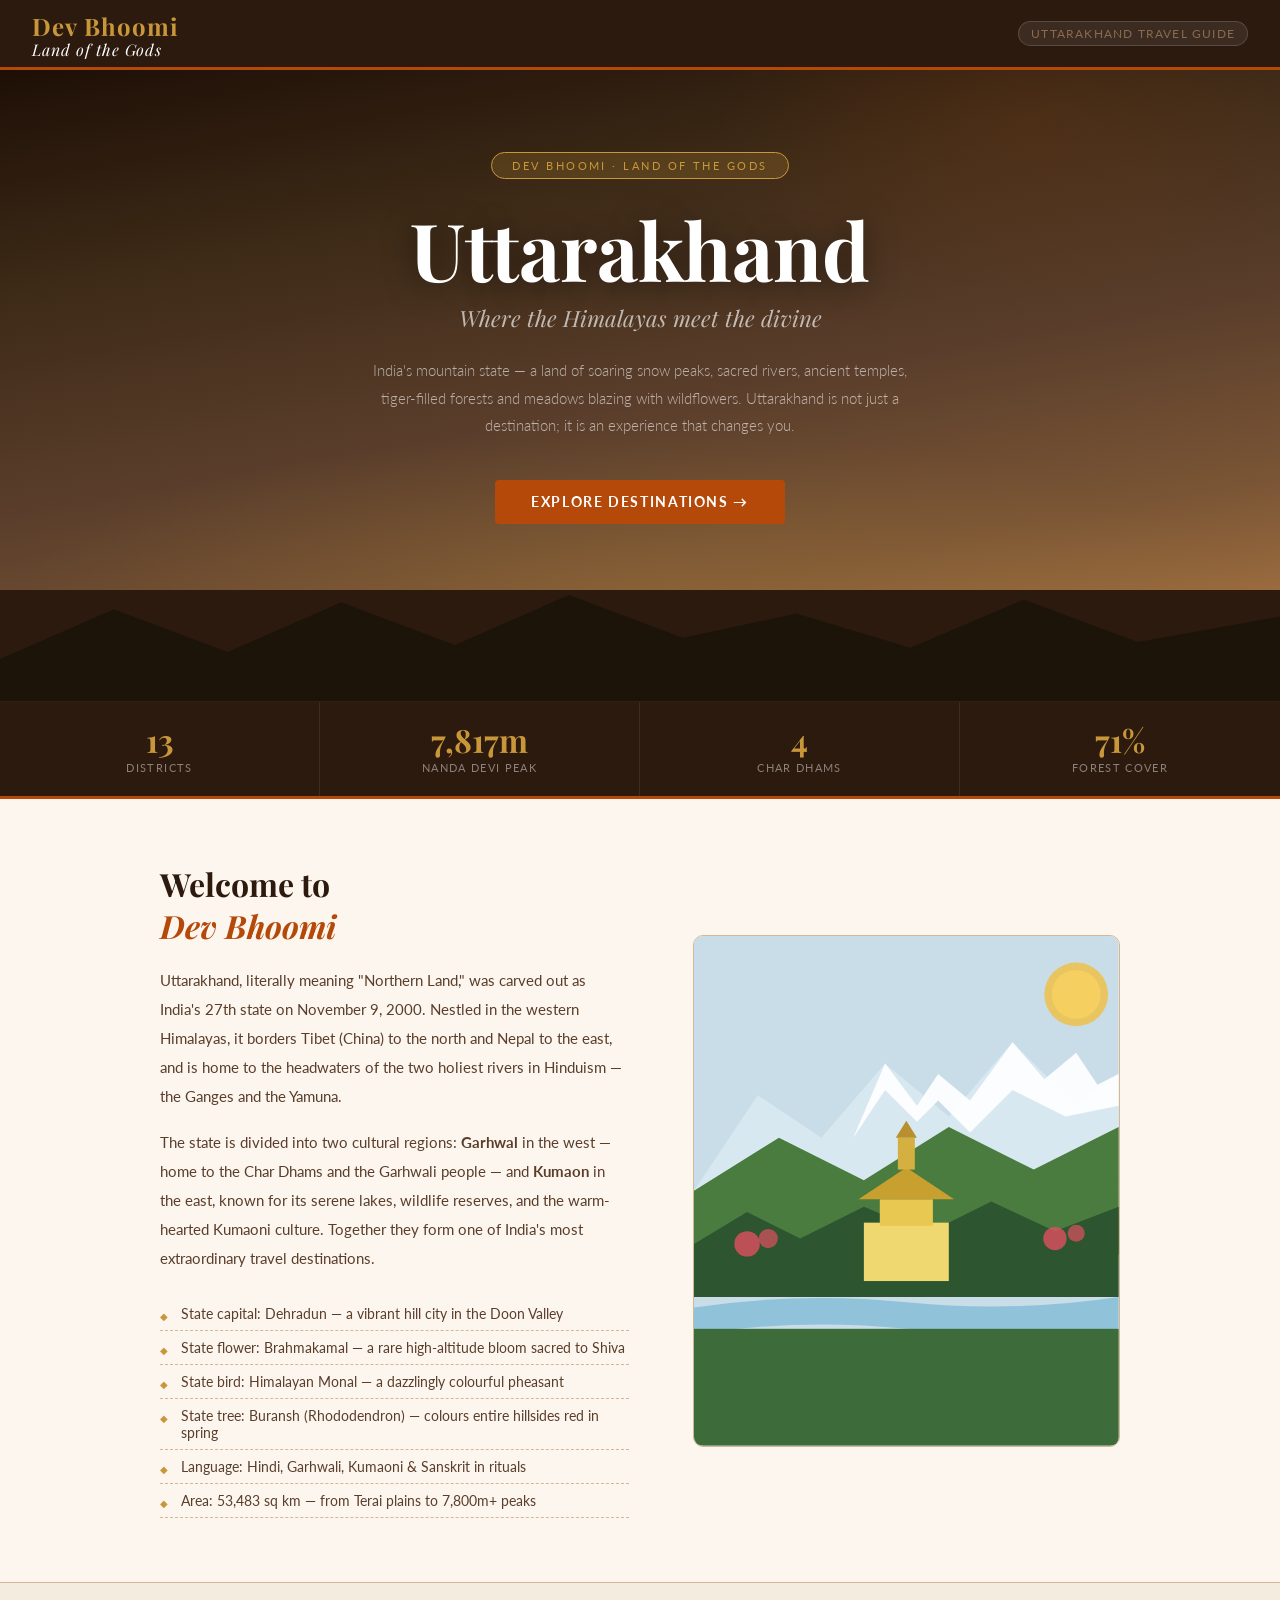
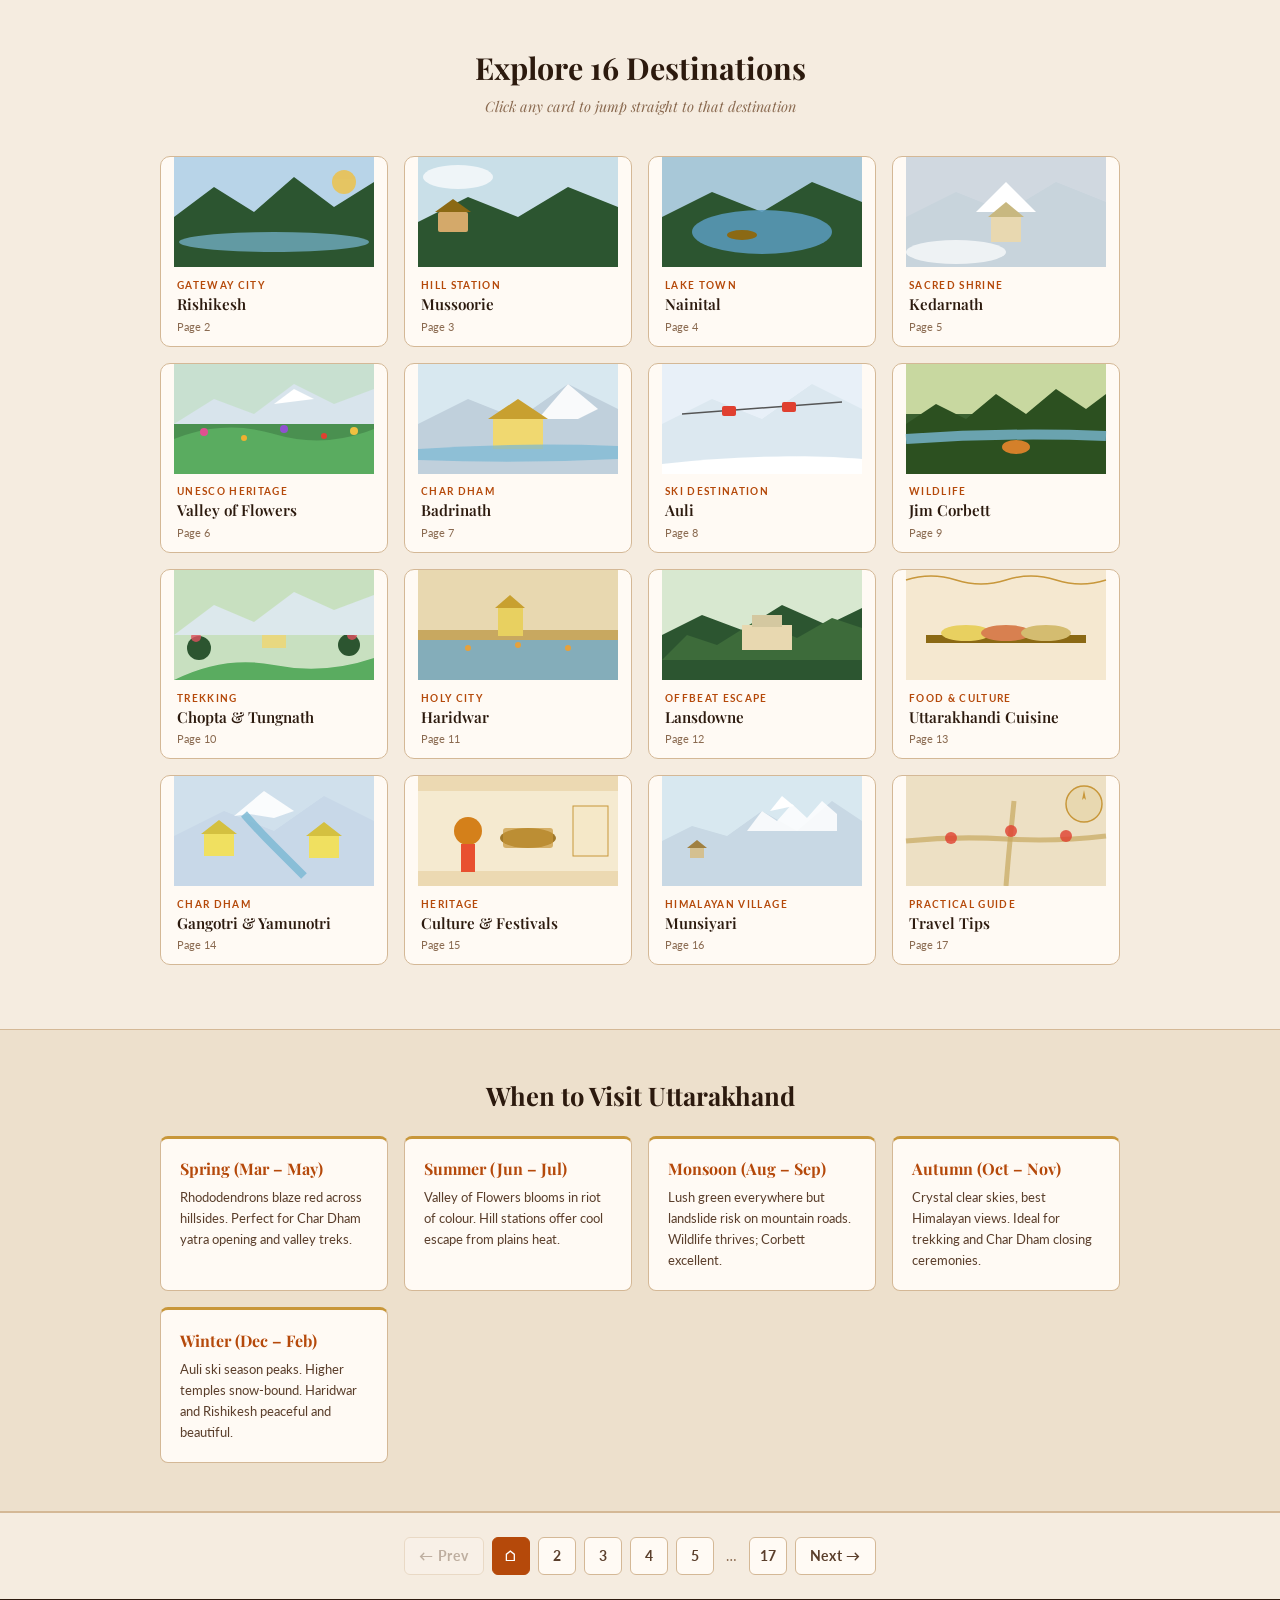
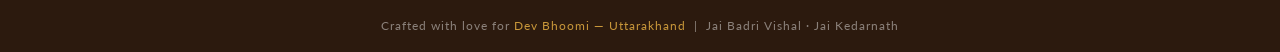
<file: index.html>
<!DOCTYPE html>
<html lang="en">
<head>
<meta charset="UTF-8">
<meta name="viewport" content="width=device-width, initial-scale=1.0">
<title>Dev Bhoomi — Uttarakhand Travel Guide</title>
<link href="https://fonts.googleapis.com/css2?family=Playfair+Display:ital,wght@0,400;0,600;0,700;1,400&family=Lato:wght@300;400;700&display=swap" rel="stylesheet">
<link rel="stylesheet" href="style.css">
</head>
<body>

<!-- ═══════════ HEADER ═══════════ -->
<header>
  <div class="logo" onclick="goTo(1)">
    Dev Bhoomi
    <span>Land of the Gods</span>
  </div>
  <div class="header-tag">Uttarakhand Travel Guide</div>
</header>

<!-- ══════════════════════════════════════════════════════
     PAGE 1 — HOME
══════════════════════════════════════════════════════ -->
<section class="page active" data-page="1">

  <!-- Full-bleed Home Hero -->
  <div class="home-hero">
    <div class="home-hero-badge">Dev Bhoomi · Land of the Gods</div>
    <h1>Uttarakhand</h1>
    <p class="home-hero-sub">Where the Himalayas meet the divine</p>
    <p class="home-hero-desc">
      India's mountain state — a land of soaring snow peaks, sacred rivers, ancient temples,
      tiger-filled forests and meadows blazing with wildflowers. Uttarakhand is not just a destination;
      it is an experience that changes you.
    </p>
    <button class="home-explore-btn" onclick="goTo(2)">Explore Destinations →</button>
  </div>

  <!-- Mountain SVG silhouette -->
  <svg style="width:100%;display:block;margin-top:-2px;" viewBox="0 0 900 80" xmlns="http://www.w3.org/2000/svg" preserveAspectRatio="none">
    <rect width="900" height="80" fill="#2c1a0e"/>
    <polygon points="0,80 0,50 80,15 160,45 240,10 320,40 400,5 480,35 560,18 640,42 720,8 800,38 900,20 900,80" fill="#1c1409"/>
  </svg>

  <!-- Quick Stats Strip -->
  <div class="home-stats">
    <div class="home-stat">
      <div class="stat-num">13</div>
      <div class="stat-label">Districts</div>
    </div>
    <div class="home-stat">
      <div class="stat-num">7,817m</div>
      <div class="stat-label">Nanda Devi Peak</div>
    </div>
    <div class="home-stat">
      <div class="stat-num">4</div>
      <div class="stat-label">Char Dhams</div>
    </div>
    <div class="home-stat">
      <div class="stat-num">71%</div>
      <div class="stat-label">Forest Cover</div>
    </div>
  </div>

  <!-- About Section -->
  <div class="home-about">
    <div class="home-about-inner">
      <div>
        <h2>Welcome to<br><em>Dev Bhoomi</em></h2>
        <p>
          Uttarakhand, literally meaning "Northern Land," was carved out as India's 27th state on
          November 9, 2000. Nestled in the western Himalayas, it borders Tibet (China) to the north and
          Nepal to the east, and is home to the headwaters of the two holiest rivers in Hinduism —
          the Ganges and the Yamuna.
        </p>
        <p>
          The state is divided into two cultural regions: <strong>Garhwal</strong> in the west —
          home to the Char Dhams and the Garhwali people — and <strong>Kumaon</strong> in the east,
          known for its serene lakes, wildlife reserves, and the warm-hearted Kumaoni culture.
          Together they form one of India's most extraordinary travel destinations.
        </p>
        <ul class="home-about-facts">
          <li><span class="fact-icon">◆</span> State capital: Dehradun — a vibrant hill city in the Doon Valley</li>
          <li><span class="fact-icon">◆</span> State flower: Brahmakamal — a rare high-altitude bloom sacred to Shiva</li>
          <li><span class="fact-icon">◆</span> State bird: Himalayan Monal — a dazzlingly colourful pheasant</li>
          <li><span class="fact-icon">◆</span> State tree: Buransh (Rhododendron) — colours entire hillsides red in spring</li>
          <li><span class="fact-icon">◆</span> Language: Hindi, Garhwali, Kumaoni &amp; Sanskrit in rituals</li>
          <li><span class="fact-icon">◆</span> Area: 53,483 sq km — from Terai plains to 7,800m+ peaks</li>
        </ul>
      </div>
      <div class="home-svg-wrap">
        <svg viewBox="0 0 400 480" xmlns="http://www.w3.org/2000/svg" style="width:100%;display:block;">
          <!-- Sky -->
          <rect width="400" height="480" fill="#c8dde8"/>
          <!-- Far mountains snow -->
          <polygon points="0,240 60,150 120,190 180,120 240,170 300,100 360,160 400,130 400,240" fill="#d8e8f0"/>
          <!-- Snow caps -->
          <polygon points="150,190 180,120 210,160 230,130 260,155 300,100 330,135 360,110 380,140 400,130 400,160 350,170 300,145 260,185 230,155 210,175 180,145 150,190" fill="white" opacity="0.92"/>
          <!-- Mid hills -->
          <polygon points="0,300 0,240 80,190 160,230 240,180 320,220 400,180 400,300" fill="#4a7c3f"/>
          <!-- Forest layer -->
          <polygon points="0,340 0,290 50,260 100,285 160,255 220,280 280,250 340,278 400,255 400,340" fill="#2c5530"/>
          <!-- Valley/river -->
          <path d="M0,350 Q100,335 200,345 Q300,355 400,340 L400,370 Q300,380 200,370 Q100,360 0,375Z" fill="#7ab8d4" opacity="0.7"/>
          <!-- Foreground green -->
          <rect y="370" width="400" height="110" fill="#3d6b3a"/>
          <!-- Temple suggestion -->
          <rect x="160" y="270" width="80" height="55" fill="#f0d870"/>
          <rect x="175" y="248" width="50" height="25" fill="#e8c850"/>
          <polygon points="155,248 200,218 245,248" fill="#c8a030"/>
          <rect x="192" y="190" width="16" height="30" fill="#d4b040"/>
          <polygon points="190,190 200,174 210,190" fill="#b89030"/>
          <!-- Rhododendron blooms -->
          <circle cx="50" cy="290" r="12" fill="#e05060" opacity="0.8"/>
          <circle cx="70" cy="285" r="9" fill="#e05060" opacity="0.7"/>
          <circle cx="340" cy="285" r="11" fill="#e05060" opacity="0.8"/>
          <circle cx="360" cy="280" r="8" fill="#e05060" opacity="0.7"/>
          <!-- Sun/moon top right -->
          <circle cx="360" cy="55" r="30" fill="#f0c040" opacity="0.8"/>
          <circle cx="360" cy="55" r="23" fill="#f5d060"/>
        </svg>
      </div>
    </div>
  </div>

  <!-- Destinations Grid -->
  <div class="home-dest-section">
    <h2>Explore 16 Destinations</h2>
    <p class="dest-sub">Click any card to jump straight to that destination</p>
    <div class="dest-grid">

      <!-- Card 1 -->
      <div class="dest-card" onclick="goTo(2)">
        <svg class="dest-card-thumb" viewBox="0 0 200 110" xmlns="http://www.w3.org/2000/svg">
          <rect width="200" height="110" fill="#b8d4e8"/>
          <polygon points="0,110 0,60 40,30 80,55 120,20 160,50 200,25 200,110" fill="#2c5530"/>
          <ellipse cx="100" cy="85" rx="95" ry="10" fill="#7ab8d4" opacity="0.7"/>
          <circle cx="170" cy="25" r="12" fill="#f0c040" opacity="0.8"/>
        </svg>
        <div class="dest-card-body">
          <div class="dest-card-cat">Gateway City</div>
          <div class="dest-card-name">Rishikesh</div>
          <div class="dest-card-pg">Page 2</div>
        </div>
      </div>

      <!-- Card 2 -->
      <div class="dest-card" onclick="goTo(3)">
        <svg class="dest-card-thumb" viewBox="0 0 200 110" xmlns="http://www.w3.org/2000/svg">
          <rect width="200" height="110" fill="#c9dfe8"/>
          <polygon points="0,110 0,65 50,40 100,60 150,30 200,50 200,110" fill="#2c5530"/>
          <rect x="20" y="55" width="30" height="20" fill="#d4a96a" rx="2"/>
          <polygon points="17,55 35,42 53,55" fill="#8B6914"/>
          <ellipse cx="40" cy="20" rx="35" ry="12" fill="white" opacity="0.7"/>
        </svg>
        <div class="dest-card-body">
          <div class="dest-card-cat">Hill Station</div>
          <div class="dest-card-name">Mussoorie</div>
          <div class="dest-card-pg">Page 3</div>
        </div>
      </div>

      <!-- Card 3 -->
      <div class="dest-card" onclick="goTo(4)">
        <svg class="dest-card-thumb" viewBox="0 0 200 110" xmlns="http://www.w3.org/2000/svg">
          <rect width="200" height="110" fill="#a8c8d8"/>
          <polygon points="0,110 0,60 50,35 100,55 150,25 200,45 200,110" fill="#2c5530"/>
          <ellipse cx="100" cy="75" rx="70" ry="22" fill="#5a9cbf" opacity="0.85"/>
          <ellipse cx="80" cy="78" rx="15" ry="5" fill="#8B6914"/>
        </svg>
        <div class="dest-card-body">
          <div class="dest-card-cat">Lake Town</div>
          <div class="dest-card-name">Nainital</div>
          <div class="dest-card-pg">Page 4</div>
        </div>
      </div>

      <!-- Card 4 -->
      <div class="dest-card" onclick="goTo(5)">
        <svg class="dest-card-thumb" viewBox="0 0 200 110" xmlns="http://www.w3.org/2000/svg">
          <rect width="200" height="110" fill="#d0d8e0"/>
          <polygon points="0,110 0,60 50,35 100,55 150,25 200,45 200,110" fill="#c8d4dc"/>
          <polygon points="70,55 100,25 130,55" fill="white"/>
          <rect x="85" y="60" width="30" height="25" fill="#e8d8b0"/>
          <polygon points="82,60 100,45 118,60" fill="#c8b880"/>
          <ellipse cx="50" cy="95" rx="50" ry="12" fill="white" opacity="0.7"/>
        </svg>
        <div class="dest-card-body">
          <div class="dest-card-cat">Sacred Shrine</div>
          <div class="dest-card-name">Kedarnath</div>
          <div class="dest-card-pg">Page 5</div>
        </div>
      </div>

      <!-- Card 5 -->
      <div class="dest-card" onclick="goTo(6)">
        <svg class="dest-card-thumb" viewBox="0 0 200 110" xmlns="http://www.w3.org/2000/svg">
          <rect width="200" height="110" fill="#c8e0d0"/>
          <rect y="60" width="200" height="50" fill="#4a9050"/>
          <path d="M0,75 Q50,55 100,70 Q150,85 200,65 L200,110 L0,110Z" fill="#5aac60"/>
          <circle cx="30" cy="68" r="4" fill="#e05090"/>
          <circle cx="70" cy="74" r="3" fill="#f0b030"/>
          <circle cx="110" cy="65" r="4" fill="#9050d0"/>
          <circle cx="150" cy="72" r="3" fill="#e04030"/>
          <circle cx="180" cy="67" r="4" fill="#f0c040"/>
          <polygon points="0,60 40,35 80,50 120,20 160,40 200,25 200,60" fill="#d8e4ec"/>
          <polygon points="100,40 120,25 140,35" fill="white"/>
        </svg>
        <div class="dest-card-body">
          <div class="dest-card-cat">UNESCO Heritage</div>
          <div class="dest-card-name">Valley of Flowers</div>
          <div class="dest-card-pg">Page 6</div>
        </div>
      </div>

      <!-- Card 6 -->
      <div class="dest-card" onclick="goTo(7)">
        <svg class="dest-card-thumb" viewBox="0 0 200 110" xmlns="http://www.w3.org/2000/svg">
          <rect width="200" height="110" fill="#d8e8f0"/>
          <polygon points="0,110 0,60 50,35 100,55 150,20 200,45 200,110" fill="#c0d0dc"/>
          <polygon points="120,55 150,20 180,45 160,55" fill="white" opacity="0.9"/>
          <rect x="75" y="55" width="50" height="30" fill="#f0d870"/>
          <polygon points="70,55 100,35 130,55" fill="#c8a030"/>
          <path d="M0,85 Q100,78 200,82 L200,95 Q100,100 0,96Z" fill="#7ab8d4" opacity="0.7"/>
        </svg>
        <div class="dest-card-body">
          <div class="dest-card-cat">Char Dham</div>
          <div class="dest-card-name">Badrinath</div>
          <div class="dest-card-pg">Page 7</div>
        </div>
      </div>

      <!-- Card 7 -->
      <div class="dest-card" onclick="goTo(8)">
        <svg class="dest-card-thumb" viewBox="0 0 200 110" xmlns="http://www.w3.org/2000/svg">
          <rect width="200" height="110" fill="#e8f0f8"/>
          <polygon points="0,110 0,60 50,35 100,55 150,20 200,45 200,110" fill="#dce8f0"/>
          <path d="M0,110 Q100,85 200,95 L200,110Z" fill="white" opacity="0.9"/>
          <path d="M0,100 Q100,88 200,95 L200,110 L0,110Z" fill="white"/>
          <line x1="20" y1="50" x2="180" y2="38" stroke="#555" stroke-width="1.5"/>
          <rect x="60" y="42" width="14" height="10" fill="#e04030" rx="2"/>
          <rect x="120" y="38" width="14" height="10" fill="#e04030" rx="2"/>
        </svg>
        <div class="dest-card-body">
          <div class="dest-card-cat">Ski Destination</div>
          <div class="dest-card-name">Auli</div>
          <div class="dest-card-pg">Page 8</div>
        </div>
      </div>

      <!-- Card 8 -->
      <div class="dest-card" onclick="goTo(9)">
        <svg class="dest-card-thumb" viewBox="0 0 200 110" xmlns="http://www.w3.org/2000/svg">
          <rect width="200" height="110" fill="#c8d8a0"/>
          <rect y="50" width="200" height="60" fill="#3a6030"/>
          <polygon points="0,110 0,60 30,40 60,55 90,30 120,50 150,25 180,45 200,30 200,110" fill="#2c5020"/>
          <path d="M0,75 Q100,68 200,72" stroke="#7ab8d4" stroke-width="10" fill="none" opacity="0.8"/>
          <ellipse cx="110" cy="83" rx="14" ry="7" fill="#d4802a"/>
        </svg>
        <div class="dest-card-body">
          <div class="dest-card-cat">Wildlife</div>
          <div class="dest-card-name">Jim Corbett</div>
          <div class="dest-card-pg">Page 9</div>
        </div>
      </div>

      <!-- Card 9 -->
      <div class="dest-card" onclick="goTo(10)">
        <svg class="dest-card-thumb" viewBox="0 0 200 110" xmlns="http://www.w3.org/2000/svg">
          <rect width="200" height="110" fill="#c8e0c0"/>
          <path d="M0,110 Q50,85 100,95 Q150,105 200,88 L200,110Z" fill="#5aac60"/>
          <circle cx="25" cy="78" r="12" fill="#2c5530"/>
          <circle cx="175" cy="75" r="11" fill="#2c5530"/>
          <circle cx="22" cy="67" r="5" fill="#e05060" opacity="0.8"/>
          <circle cx="178" cy="65" r="5" fill="#e05060" opacity="0.8"/>
          <rect x="88" y="58" width="24" height="20" fill="#e8d880"/>
          <polygon points="85,58 100,46 115,58" fill="#c8b860"/>
          <polygon points="0,65 40,35 80,52 120,22 160,40 200,25 200,65" fill="#dce8ec"/>
        </svg>
        <div class="dest-card-body">
          <div class="dest-card-cat">Trekking</div>
          <div class="dest-card-name">Chopta & Tungnath</div>
          <div class="dest-card-pg">Page 10</div>
        </div>
      </div>

      <!-- Card 10 -->
      <div class="dest-card" onclick="goTo(11)">
        <svg class="dest-card-thumb" viewBox="0 0 200 110" xmlns="http://www.w3.org/2000/svg">
          <rect width="200" height="110" fill="#e8d8b0"/>
          <rect y="65" width="200" height="45" fill="#5a9cbf" opacity="0.7"/>
          <rect x="0" y="60" width="200" height="10" fill="#c8a860"/>
          <rect x="80" y="38" width="25" height="28" fill="#e8d060"/>
          <polygon points="77,38 92,25 107,38" fill="#c8a030"/>
          <circle cx="50" cy="78" r="3" fill="#f0a030" opacity="0.9"/>
          <circle cx="100" cy="75" r="3" fill="#f0a030" opacity="0.9"/>
          <circle cx="150" cy="78" r="3" fill="#f0a030" opacity="0.9"/>
        </svg>
        <div class="dest-card-body">
          <div class="dest-card-cat">Holy City</div>
          <div class="dest-card-name">Haridwar</div>
          <div class="dest-card-pg">Page 11</div>
        </div>
      </div>

      <!-- Card 11 -->
      <div class="dest-card" onclick="goTo(12)">
        <svg class="dest-card-thumb" viewBox="0 0 200 110" xmlns="http://www.w3.org/2000/svg">
          <rect width="200" height="110" fill="#d8e8d0"/>
          <polygon points="0,110 0,65 40,45 80,60 120,35 165,55 200,38 200,110" fill="#2c5530"/>
          <polygon points="0,90 25,65 55,75 95,50 135,68 170,48 200,58 200,90" fill="#3d6b3a"/>
          <rect x="80" y="55" width="50" height="25" fill="#e8d8b0"/>
          <rect x="90" y="45" width="30" height="12" fill="#d4c8a0"/>
        </svg>
        <div class="dest-card-body">
          <div class="dest-card-cat">Offbeat Escape</div>
          <div class="dest-card-name">Lansdowne</div>
          <div class="dest-card-pg">Page 12</div>
        </div>
      </div>

      <!-- Card 12 -->
      <div class="dest-card" onclick="goTo(13)">
        <svg class="dest-card-thumb" viewBox="0 0 200 110" xmlns="http://www.w3.org/2000/svg">
          <rect width="200" height="110" fill="#f5e8d0"/>
          <rect x="20" y="65" width="160" height="8" fill="#8B6914"/>
          <ellipse cx="60" cy="63" rx="25" ry="8" fill="#e8d060"/>
          <ellipse cx="100" cy="63" rx="25" ry="8" fill="#d88050"/>
          <ellipse cx="140" cy="63" rx="25" ry="8" fill="#d4bc70"/>
          <path d="M0,10 Q25,2 50,10 Q75,18 100,10 Q125,2 150,10 Q175,18 200,10" stroke="#c8973a" stroke-width="1.5" fill="none"/>
        </svg>
        <div class="dest-card-body">
          <div class="dest-card-cat">Food & Culture</div>
          <div class="dest-card-name">Uttarakhandi Cuisine</div>
          <div class="dest-card-pg">Page 13</div>
        </div>
      </div>

      <!-- Card 13 -->
      <div class="dest-card" onclick="goTo(14)">
        <svg class="dest-card-thumb" viewBox="0 0 200 110" xmlns="http://www.w3.org/2000/svg">
          <rect width="200" height="110" fill="#d0e0ec"/>
          <polygon points="0,110 0,60 50,35 100,55 150,20 200,45 200,110" fill="#c8d8e8"/>
          <polygon points="60,40 90,15 120,35 100,42 75,38" fill="white" opacity="0.9"/>
          <path d="M70,38 Q85,55 100,70 Q115,85 130,100" stroke="#7ab8d4" stroke-width="8" fill="none" opacity="0.8"/>
          <rect x="30" y="58" width="30" height="22" fill="#f0e060"/>
          <polygon points="27,58 45,44 63,58" fill="#d4c040"/>
          <rect x="135" y="60" width="30" height="22" fill="#f0e060"/>
          <polygon points="132,60 150,46 168,60" fill="#d4c040"/>
        </svg>
        <div class="dest-card-body">
          <div class="dest-card-cat">Char Dham</div>
          <div class="dest-card-name">Gangotri & Yamunotri</div>
          <div class="dest-card-pg">Page 14</div>
        </div>
      </div>

      <!-- Card 14 -->
      <div class="dest-card" onclick="goTo(15)">
        <svg class="dest-card-thumb" viewBox="0 0 200 110" xmlns="http://www.w3.org/2000/svg">
          <rect width="200" height="110" fill="#f5ead0"/>
          <rect x="0" y="0" width="200" height="15" fill="#c8973a" opacity="0.2"/>
          <rect x="0" y="95" width="200" height="15" fill="#c8973a" opacity="0.2"/>
          <circle cx="50" cy="55" r="14" fill="#d4801a"/>
          <rect x="43" y="68" width="14" height="28" fill="#e85030"/>
          <ellipse cx="110" cy="62" rx="28" ry="10" fill="#a0782a" rx="3"/>
          <rect x="85" y="52" width="50" height="20" fill="#c8973a" opacity="0.7" rx="3"/>
          <rect x="155" y="30" width="35" height="50" fill="#f5e8c8" stroke="#c8973a" stroke-width="1"/>
        </svg>
        <div class="dest-card-body">
          <div class="dest-card-cat">Heritage</div>
          <div class="dest-card-name">Culture & Festivals</div>
          <div class="dest-card-pg">Page 15</div>
        </div>
      </div>

      <!-- Card 15 -->
      <div class="dest-card" onclick="goTo(16)">
        <svg class="dest-card-thumb" viewBox="0 0 200 110" xmlns="http://www.w3.org/2000/svg">
          <rect width="200" height="110" fill="#d8e8f0"/>
          <polygon points="0,110 0,65 30,50 65,60 100,35 135,55 170,25 200,45 200,110" fill="#c8d8e4"/>
          <polygon points="85,55 100,35 115,45 130,28 145,42 160,25 175,38 175,55" fill="white" opacity="0.85"/>
          <polygon points="108,35 120,20 132,30" fill="white"/>
          <rect x="28" y="72" width="14" height="10" fill="#d4c090"/>
          <polygon points="25,72 35,64 45,72" fill="#a08040"/>
        </svg>
        <div class="dest-card-body">
          <div class="dest-card-cat">Himalayan Village</div>
          <div class="dest-card-name">Munsiyari</div>
          <div class="dest-card-pg">Page 16</div>
        </div>
      </div>

      <!-- Card 16 -->
      <div class="dest-card" onclick="goTo(17)">
        <svg class="dest-card-thumb" viewBox="0 0 200 110" xmlns="http://www.w3.org/2000/svg">
          <rect width="200" height="110" fill="#ede0c4"/>
          <path d="M0,65 Q50,60 100,63 Q150,66 200,60" stroke="#c8a860" stroke-width="5" fill="none" opacity="0.7"/>
          <path d="M100,110 Q102,85 104,65 Q106,45 108,25" stroke="#c8a860" stroke-width="5" fill="none" opacity="0.7"/>
          <circle cx="45" cy="62" r="6" fill="#e04030" opacity="0.8"/>
          <circle cx="105" cy="55" r="6" fill="#e04030" opacity="0.8"/>
          <circle cx="160" cy="60" r="6" fill="#e04030" opacity="0.8"/>
          <circle cx="178" cy="28" r="18" fill="#e8d8b0" stroke="#c8973a" stroke-width="1.5"/>
          <polygon points="178,14 180,24 178,22 176,24" fill="#c8973a"/>
        </svg>
        <div class="dest-card-body">
          <div class="dest-card-cat">Practical Guide</div>
          <div class="dest-card-name">Travel Tips</div>
          <div class="dest-card-pg">Page 17</div>
        </div>
      </div>

    </div>
  </div>

  <!-- Best Seasons Band -->
  <div class="home-seasons">
    <div class="home-seasons-inner">
      <h2>When to Visit Uttarakhand</h2>
      <div class="seasons-grid">
        <div class="season-card">
          <h4>Spring (Mar – May)</h4>
          <p>Rhododendrons blaze red across hillsides. Perfect for Char Dham yatra opening and valley treks.</p>
        </div>
        <div class="season-card">
          <h4>Summer (Jun – Jul)</h4>
          <p>Valley of Flowers blooms in riot of colour. Hill stations offer cool escape from plains heat.</p>
        </div>
        <div class="season-card">
          <h4>Monsoon (Aug – Sep)</h4>
          <p>Lush green everywhere but landslide risk on mountain roads. Wildlife thrives; Corbett excellent.</p>
        </div>
        <div class="season-card">
          <h4>Autumn (Oct – Nov)</h4>
          <p>Crystal clear skies, best Himalayan views. Ideal for trekking and Char Dham closing ceremonies.</p>
        </div>
        <div class="season-card">
          <h4>Winter (Dec – Feb)</h4>
          <p>Auli ski season peaks. Higher temples snow-bound. Haridwar and Rishikesh peaceful and beautiful.</p>
        </div>
      </div>
    </div>
  </div>

</section>
<!-- END PAGE 1 HOME -->


<!-- ══════════════════════════════════════════════════════
     PAGE 2 — RISHIKESH
══════════════════════════════════════════════════════ -->
<section class="page" data-page="2">
  <div class="page-strip">
    <div class="page-num">02</div>
    <div class="page-strip-info">
      <div class="category">✦ Gateway City</div>
      <h2>Rishikesh — The Yoga Capital of the World</h2>
    </div>
  </div>
  <div class="page-inner">
    <svg class="landscape-art" viewBox="0 0 900 300" xmlns="http://www.w3.org/2000/svg">
      <rect width="900" height="300" fill="#b8d4e8"/>
      <rect y="160" width="900" height="140" fill="#4a7c3f"/>
      <polygon points="0,300 0,180 120,80 240,160 360,60 480,140 600,50 720,130 900,70 900,300" fill="#2c5530"/>
      <rect y="220" width="900" height="80" fill="#3d6b3a"/>
      <ellipse cx="450" cy="240" rx="420" ry="18" fill="#7ab8d4" opacity="0.7"/>
      <rect x="320" y="200" width="8" height="50" fill="#8B6914"/>
      <rect x="572" y="200" width="8" height="50" fill="#8B6914"/>
      <path d="M 324 210 Q 450 190 576 210" stroke="#8B6914" stroke-width="3" fill="none"/>
      <path d="M 324 220 Q 450 200 576 220" stroke="#5a3e2b" stroke-width="2" fill="none"/>
      <circle cx="760" cy="60" r="28" fill="#f0c040" opacity="0.85"/>
      <circle cx="760" cy="60" r="22" fill="#f5d060"/>
      <polygon points="0,160 60,90 120,130 200,70 280,120 380,55 460,100 540,40 620,95 700,50 780,100 900,60 900,160" fill="#d4c5b0" opacity="0.6"/>
      <polygon points="380,55 400,85 420,70 460,100 490,55 510,80 540,40 560,65 580,45 590,70 620,50 640,60" fill="white" opacity="0.8"/>
    </svg>
    <p class="intro-text">"Rishikesh is not just a destination — it is a state of mind where the Ganges whispers secrets of the universe to those willing to listen."</p>
    <p class="body-text">Nestled in the foothills of the Himalayas where the sacred Ganges descends from the mountains onto the plains, Rishikesh is one of India's most spiritually vibrant cities. Known as the "Yoga Capital of the World," it draws seekers, adventurers, and pilgrims from every corner of the globe. The famous Beatles visited in 1968 to study Transcendental Meditation here, cementing its global reputation.</p>
    <div class="info-grid">
      <div class="info-card"><div class="ic-label">Elevation</div><div class="ic-value">372 m</div></div>
      <div class="info-card"><div class="ic-label">Best Time</div><div class="ic-value">Sep – Jun</div></div>
      <div class="info-card"><div class="ic-label">Famous For</div><div class="ic-value">Yoga & Rafting</div></div>
      <div class="info-card"><div class="ic-label">Distance from Delhi</div><div class="ic-value">238 km</div></div>
    </div>
    <h3 class="section-heading">Top Highlights</h3>
    <ul class="highlights">
      <li>Laxman Jhula & Ram Jhula — iconic suspension bridges over the Ganges</li>
      <li>White water rafting on Grade III–V rapids of the Ganges</li>
      <li>Triveni Ghat evening aarti — a mesmerizing ritual of fire and devotion</li>
      <li>Beatles Ashram (Chaurasi Kutia) — a hauntingly beautiful abandoned retreat</li>
      <li>Bungee jumping at Mohan Chatti — India's highest fixed platform jump at 83m</li>
      <li>Yoga and meditation retreats at Parmarth Niketan and Sivananda Ashram</li>
    </ul>
    <div class="two-col">
      <div class="col-box">
        <h4>Where to Eat</h4>
        <ul><li>Chotiwala Restaurant</li><li>Madras Café (South Indian)</li><li>Ganga Beach Café</li><li>Puri Wale Baba stalls</li></ul>
      </div>
      <div class="col-box">
        <h4>Adventure Activities</h4>
        <ul><li>River Rafting (Shivpuri)</li><li>Camping by the Ganga</li><li>Zip-lining & Flying Fox</li><li>Trekking to Kunjapuri</li></ul>
      </div>
    </div>
  </div>
</section>

<!-- PAGE 3 — MUSSOORIE -->
<section class="page" data-page="3">
  <div class="page-strip">
    <div class="page-num">03</div>
    <div class="page-strip-info">
      <div class="category">✦ Hill Station</div>
      <h2>Mussoorie — The Queen of the Hills</h2>
    </div>
  </div>
  <div class="page-inner">
    <svg class="landscape-art" viewBox="0 0 900 300" xmlns="http://www.w3.org/2000/svg">
      <rect width="900" height="300" fill="#c9dfe8"/>
      <rect width="900" height="160" fill="#d4e4ec"/>
      <polygon points="0,300 0,200 150,120 300,170 450,100 600,160 750,90 900,140 900,300" fill="#2c5530"/>
      <polygon points="0,200 100,130 200,165 350,105 500,145 650,85 800,125 900,100 900,200" fill="#8ba898" opacity="0.5"/>
      <rect x="100" y="155" width="60" height="40" fill="#d4a96a" rx="2"/>
      <polygon points="95,155 130,130 165,155" fill="#8B6914"/>
      <rect x="200" y="150" width="80" height="45" fill="#c49060" rx="2"/>
      <polygon points="195,150 240,120 285,150" fill="#7a4f20"/>
      <ellipse cx="200" cy="50" rx="80" ry="25" fill="white" opacity="0.7"/>
      <ellipse cx="650" cy="40" rx="90" ry="22" fill="white" opacity="0.65"/>
    </svg>
    <p class="intro-text">"Like a string of pearls stretched across the lower Himalayan ridge, Mussoorie glitters against the mountains — charming, colonial, and captivating."</p>
    <p class="body-text">Perched at 2,000 metres in the Garhwal Himalayan range, Mussoorie has enchanted visitors since the British first built their summer retreats here in the early 1800s. Known as the "Queen of the Hills," it offers sweeping panoramic views of the Doon Valley below and the eternal snows above. The Mall Road still retains its colonial elegance, lined with grand old hotels, cheerful shops, and roadside cafés.</p>
    <div class="info-grid">
      <div class="info-card"><div class="ic-label">Elevation</div><div class="ic-value">2,005 m</div></div>
      <div class="info-card"><div class="ic-label">Best Time</div><div class="ic-value">Mar – Jun, Oct – Dec</div></div>
      <div class="info-card"><div class="ic-label">Distance from Dehradun</div><div class="ic-value">35 km</div></div>
      <div class="info-card"><div class="ic-label">Famous For</div><div class="ic-value">Views & Heritage</div></div>
    </div>
    <h3 class="section-heading">Must-See Attractions</h3>
    <ul class="highlights">
      <li>Kempty Falls — a spectacular 40-foot cascade surrounded by hills</li>
      <li>Mall Road — iconic promenade with shops, food stalls and viewpoints</li>
      <li>Lal Tibba — highest point with telescopic Himalayan views</li>
      <li>Cloud's End — forest bungalow at the western tip of the ridge</li>
      <li>Gun Hill — second highest peak, reachable via ropeway</li>
      <li>Camel's Back Road — a peaceful 3km heritage walk with valley views</li>
    </ul>
    <div class="quote-box">
      <p>"The hills are alive with the sound of bells, the smell of pine, and the sight of peaks that humble even the most jaded traveller."</p>
      <cite>— Ruskin Bond, writer & long-time resident of Landour, Mussoorie</cite>
    </div>
  </div>
</section>

<!-- PAGE 4 — NAINITAL -->
<section class="page" data-page="4">
  <div class="page-strip">
    <div class="page-num">04</div>
    <div class="page-strip-info">
      <div class="category">✦ Lake Town</div>
      <h2>Nainital — The City of Lakes</h2>
    </div>
  </div>
  <div class="page-inner">
    <svg class="landscape-art" viewBox="0 0 900 300" xmlns="http://www.w3.org/2000/svg">
      <rect width="900" height="300" fill="#a8c8d8"/>
      <rect width="900" height="160" fill="#c8dde8"/>
      <polygon points="0,300 0,180 120,110 250,160 380,90 500,150 650,80 800,130 900,100 900,300" fill="#2c5530"/>
      <polygon points="0,200 0,160 80,100 200,150 350,80 500,130 650,70 800,110 900,85 900,200" fill="#4a7c3f"/>
      <ellipse cx="450" cy="210" rx="280" ry="70" fill="#5a9cbf" opacity="0.85"/>
      <ellipse cx="450" cy="205" rx="260" ry="55" fill="#7ab8d4" opacity="0.6"/>
      <ellipse cx="380" cy="215" rx="30" ry="8" fill="#8B6914"/>
      <rect x="392" y="195" width="2" height="22" fill="#5a3e2b"/>
      <polygon points="394,196 410,205 394,208" fill="#d4401f" opacity="0.8"/>
      <rect x="700" y="120" width="50" height="40" fill="#e8c860"/>
      <polygon points="695,120 725,95 755,120" fill="#c8973a"/>
    </svg>
    <p class="intro-text">"Nainital cradles a sapphire lake in a bowl of emerald hills — a gift of nature so perfect it seems designed by a divine artist."</p>
    <p class="body-text">Sitting in a natural crater at 2,084 metres, Nainital is centred around the Naini Lake — a gorgeous freshwater lake shaped like an eye. The town cascades down the hillsides in tiers of colourful buildings, hotels and bazaars. This beloved Kumaon hill station was once the summer capital of the United Provinces during British rule.</p>
    <div class="info-grid">
      <div class="info-card"><div class="ic-label">Elevation</div><div class="ic-value">2,084 m</div></div>
      <div class="info-card"><div class="ic-label">Best Time</div><div class="ic-value">Mar – Jun, Sep – Nov</div></div>
      <div class="info-card"><div class="ic-label">Lake Size</div><div class="ic-value">1.5 × 0.5 km</div></div>
      <div class="info-card"><div class="ic-label">Famous For</div><div class="ic-value">Naini Lake & boating</div></div>
    </div>
    <h3 class="section-heading">Top Experiences</h3>
    <ul class="highlights">
      <li>Boating on Naini Lake at dawn — a surreal, misty experience</li>
      <li>Naina Devi Temple — Shakti Peeth built on the northern shore</li>
      <li>Snow View Point — panoramic views of Nanda Devi, Trishul & Nandakot</li>
      <li>Eco Cave Gardens — natural interconnected caves and rock formations</li>
      <li>Tiffin Top (Dorothy's Seat) — scenic horseback riding destination</li>
      <li>Bhimtal, Sattal & Khurpatal — serene lakes in the vicinity</li>
    </ul>
  </div>
</section>

<!-- PAGE 5 — KEDARNATH -->
<section class="page" data-page="5">
  <div class="page-strip">
    <div class="page-num">05</div>
    <div class="page-strip-info">
      <div class="category">✦ Sacred Shrine</div>
      <h2>Kedarnath — Abode of Lord Shiva</h2>
    </div>
  </div>
  <div class="page-inner">
    <svg class="landscape-art" viewBox="0 0 900 300" xmlns="http://www.w3.org/2000/svg">
      <rect width="900" height="300" fill="#d0d8e0"/>
      <polygon points="0,300 0,200 100,130 200,170 300,100 400,150 500,80 600,140 700,60 800,120 900,90 900,300" fill="#c8d4dc"/>
      <polygon points="200,300 200,200 300,120 400,170 500,100 600,160 700,70 800,130 900,95 900,300" fill="#b0bcc8" opacity="0.7"/>
      <polygon points="300,100 330,80 360,65 390,80 420,60 450,75 500,80 520,100" fill="white"/>
      <polygon points="600,140 640,100 680,70 720,60 760,80 800,120" fill="white"/>
      <rect x="390" y="175" width="120" height="70" fill="#e8d8b0"/>
      <polygon points="385,175 450,135 515,175" fill="#c8b880"/>
      <rect x="430" y="100" width="40" height="40" fill="#d4c090"/>
      <polygon points="428,100 450,78 472,100" fill="#b8a860"/>
      <circle cx="450" cy="76" r="5" fill="#c8973a"/>
      <ellipse cx="300" cy="270" rx="200" ry="30" fill="white" opacity="0.7"/>
      <ellipse cx="650" cy="260" rx="180" ry="25" fill="white" opacity="0.6"/>
    </svg>
    <p class="intro-text">"To reach Kedarnath is to leave the world behind. At 3,583 metres, the only thing between you and the eternal is the ancient stone of Shiva's shrine."</p>
    <p class="body-text">Kedarnath is one of the twelve Jyotirlingas of Lord Shiva and undeniably the most dramatically situated. The ancient stone temple, believed to be over 1,200 years old and credited to Adi Shankaracharya, sits beneath the magnificent Kedarnath peak. The 22 km trek from Gaurikund through rhododendron forests and alpine meadows is a pilgrimage of body and soul.</p>
    <div class="info-grid">
      <div class="info-card"><div class="ic-label">Elevation</div><div class="ic-value">3,583 m</div></div>
      <div class="info-card"><div class="ic-label">Temple Open</div><div class="ic-value">May – Nov</div></div>
      <div class="info-card"><div class="ic-label">Trek from Gaurikund</div><div class="ic-value">22 km one-way</div></div>
      <div class="info-card"><div class="ic-label">Part of</div><div class="ic-value">Char Dham Yatra</div></div>
    </div>
    <h3 class="section-heading">Pilgrimage Essentials</h3>
    <ul class="highlights">
      <li>Register online for Char Dham Yatra before visiting — mandatory since 2022</li>
      <li>Helicopter services available from Phata, Guptkashi and Sirsi helipads</li>
      <li>Gaurikund hot springs — sacred kund to bathe in before the trek</li>
      <li>Vasuki Tal — a stunning alpine lake 6 km beyond the temple</li>
      <li>Bhairav Temple — always visit after Kedarnath darshan for the full blessing</li>
    </ul>
    <div class="quote-box">
      <p>"Kedarnath witnessed the 2013 cloudburst that devastated the valley, yet the ancient temple stood intact. Many believe Shiva himself protected his abode."</p>
      <cite>— Local tradition and temple trust records</cite>
    </div>
  </div>
</section>

<!-- PAGE 6 — VALLEY OF FLOWERS -->
<section class="page" data-page="6">
  <div class="page-strip">
    <div class="page-num">06</div>
    <div class="page-strip-info">
      <div class="category">✦ UNESCO World Heritage</div>
      <h2>Valley of Flowers — Himalayan Eden</h2>
    </div>
  </div>
  <div class="page-inner">
    <svg class="landscape-art" viewBox="0 0 900 300" xmlns="http://www.w3.org/2000/svg">
      <rect width="900" height="300" fill="#c8e0d0"/>
      <rect y="160" width="900" height="140" fill="#4a9050"/>
      <path d="M0,200 Q150,160 300,190 Q450,220 600,175 Q750,140 900,170 L900,300 L0,300Z" fill="#5aac60"/>
      <circle cx="100" cy="195" r="6" fill="#e05090"/><circle cx="180" cy="210" r="5" fill="#f0b030"/>
      <circle cx="260" cy="185" r="7" fill="#9050d0"/><circle cx="340" cy="205" r="5" fill="#e04030"/>
      <circle cx="420" cy="190" r="6" fill="#f0c040"/><circle cx="500" cy="210" r="5" fill="#5090e0"/>
      <circle cx="580" cy="185" r="7" fill="#e05090"/><circle cx="660" cy="200" r="5" fill="#9050d0"/>
      <circle cx="740" cy="188" r="6" fill="#f0b030"/><circle cx="820" cy="210" r="5" fill="#e04030"/>
      <polygon points="0,160 80,100 160,130 260,70 360,110 460,55 560,100 660,60 760,95 860,50 900,70 900,160" fill="#d8e4ec"/>
      <polygon points="360,110 410,75 460,55 510,80 560,100" fill="white" opacity="0.9"/>
    </svg>
    <p class="intro-text">"In the monsoon months, the Valley of Flowers erupts in a riot of colour so vivid, so overwhelming, that it seems the mountains themselves have decided to celebrate."</p>
    <p class="body-text">Designated a UNESCO World Heritage Site in 2005, the Valley of Flowers National Park is a spectacular high-altitude Himalayan meadow spread across 87 square kilometres. Located in the Chamoli district at heights ranging from 3,352m to 6,675m, the valley bursts into an astonishing carpet of over 500 species of wildflowers during July to September. It was discovered by British mountaineer Frank Smythe in 1931.</p>
    <div class="info-grid">
      <div class="info-card"><div class="ic-label">Elevation</div><div class="ic-value">3,352 – 6,675 m</div></div>
      <div class="info-card"><div class="ic-label">Best Time</div><div class="ic-value">July – September</div></div>
      <div class="info-card"><div class="ic-label">Area</div><div class="ic-value">87 sq km</div></div>
      <div class="info-card"><div class="ic-label">Base Camp</div><div class="ic-value">Ghangaria</div></div>
    </div>
    <h3 class="section-heading">Flora & Wildlife</h3>
    <ul class="highlights">
      <li>Over 500 flowering plant species — Brahmakamal, Blue Poppy, Cobra Lily</li>
      <li>Rare wildlife: Snow Leopard, Asiatic Black Bear, Blue Sheep (Bharal)</li>
      <li>Birds: Himalayan Monal (state bird), Koklass Pheasant, Snow Partridge</li>
      <li>Hemkund Sahib — Sikh holy lake at 4,329m just above the valley</li>
      <li>Camping at Ghangaria (3,048m) — base camp for both Valley and Hemkund</li>
    </ul>
  </div>
</section>

<!-- PAGE 7 — BADRINATH -->
<section class="page" data-page="7">
  <div class="page-strip">
    <div class="page-num">07</div>
    <div class="page-strip-info">
      <div class="category">✦ Char Dham</div>
      <h2>Badrinath — Seat of Lord Vishnu</h2>
    </div>
  </div>
  <div class="page-inner">
    <svg class="landscape-art" viewBox="0 0 900 300" xmlns="http://www.w3.org/2000/svg">
      <rect width="900" height="300" fill="#d8e8f0"/>
      <polygon points="0,300 0,180 100,110 200,150 350,70 500,130 650,60 800,110 900,85 900,300" fill="#c0d0dc"/>
      <polygon points="270,180 350,70 430,80 480,60 530,90 580,70 650,110 600,180" fill="white" opacity="0.9"/>
      <path d="M0,250 Q200,235 400,248 Q600,260 900,240 L900,270 Q600,285 400,272 Q200,260 0,275Z" fill="#7ab8d4" opacity="0.7"/>
      <rect x="370" y="170" width="160" height="75" fill="#f0d870"/>
      <rect x="390" y="140" width="120" height="35" fill="#e8c850"/>
      <polygon points="385,140 450,100 515,140" fill="#c8a030"/>
      <rect x="432" y="65" width="36" height="38" fill="#d4b040"/>
      <polygon points="430,65 450,42 470,65" fill="#b89030"/>
      <rect x="375" y="175" width="18" height="65" fill="#e05020" opacity="0.8"/>
      <rect x="507" y="175" width="18" height="65" fill="#e05020" opacity="0.8"/>
    </svg>
    <p class="intro-text">"Badrinath — where the Alaknanda roars, where the Neelkanth peak towers in white, and where Lord Vishnu is believed to meditate in eternal solitude."</p>
    <p class="body-text">Situated at 3,133 metres in the Chamoli district, Badrinath is one of the most revered Hindu pilgrimage sites. The colourful temple facade, the sacred Tapt Kund hot spring, the Brahmakapal ghat for ancestor rituals, and the mighty Neelkanth peak (6,596m) as a backdrop make this a visually and spiritually overwhelming destination.</p>
    <div class="info-grid">
      <div class="info-card"><div class="ic-label">Elevation</div><div class="ic-value">3,133 m</div></div>
      <div class="info-card"><div class="ic-label">Temple Open</div><div class="ic-value">May – Nov</div></div>
      <div class="info-card"><div class="ic-label">Distance from Rishikesh</div><div class="ic-value">298 km</div></div>
      <div class="info-card"><div class="ic-label">River</div><div class="ic-value">Alaknanda</div></div>
    </div>
    <h3 class="section-heading">Sacred Spots Nearby</h3>
    <ul class="highlights">
      <li>Tapt Kund — natural hot spring at 45°C used for ritual bathing</li>
      <li>Mana Village — last inhabited village before the Tibet border</li>
      <li>Vasudhara Falls — 122m waterfall said to be visible only to the pure of heart</li>
      <li>Satopanth Lake — glacial lake at 4,402m sacred to the Hindu Trinity</li>
      <li>Vyas Gufa — cave where sage Vyas dictated the Mahabharata</li>
    </ul>
  </div>
</section>

<!-- PAGE 8 — AULI -->
<section class="page" data-page="8">
  <div class="page-strip">
    <div class="page-num">08</div>
    <div class="page-strip-info">
      <div class="category">✦ Ski Destination</div>
      <h2>Auli — The Ski Slopes of the Himalayas</h2>
    </div>
  </div>
  <div class="page-inner">
    <svg class="landscape-art" viewBox="0 0 900 300" xmlns="http://www.w3.org/2000/svg">
      <rect width="900" height="300" fill="#e8f0f8"/>
      <polygon points="0,300 0,180 80,110 180,155 280,80 400,140 520,65 640,125 760,55 900,100 900,300" fill="#dce8f0"/>
      <path d="M0,300 Q200,240 400,260 Q600,280 900,250 L900,300Z" fill="white" opacity="0.9"/>
      <path d="M0,280 Q150,250 300,265 Q500,280 700,255 Q800,245 900,258 L900,300 L0,300Z" fill="white"/>
      <line x1="100" y1="140" x2="800" y2="100" stroke="#555" stroke-width="2"/>
      <rect x="280" y="120" width="30" height="22" fill="#e04030" rx="4"/>
      <rect x="560" y="105" width="30" height="22" fill="#e04030" rx="4"/>
      <polygon points="150,255 160,230 170,255" fill="#3d6b3a"/>
      <polygon points="200,265 212,238 224,265" fill="#3d6b3a"/>
      <polygon points="650,248 662,222 674,248" fill="#3d6b3a"/>
      <polygon points="440,65 520,30 600,65 560,90 480,85" fill="white"/>
    </svg>
    <p class="intro-text">"Auli offers what few ski destinations in the world can — the backdrop of Nanda Devi, Mana Parbat and Kamet while you carve through pristine powder snow."</p>
    <p class="body-text">Auli is India's premier ski resort, situated at 2,500–3,050 metres in Chamoli district with 16 km of pisted runs and unobstructed views of Nanda Devi (7,816m), India's second highest mountain. GMVN and private operators run ski courses for beginners through advanced skiers, with full equipment rental available.</p>
    <div class="info-grid">
      <div class="info-card"><div class="ic-label">Elevation</div><div class="ic-value">2,500 – 3,050 m</div></div>
      <div class="info-card"><div class="ic-label">Ski Season</div><div class="ic-value">Jan – Mar</div></div>
      <div class="info-card"><div class="ic-label">Gondola from Joshimath</div><div class="ic-value">4 km</div></div>
      <div class="info-card"><div class="ic-label">Peak View</div><div class="ic-value">Nanda Devi, 7,816m</div></div>
    </div>
    <h3 class="section-heading">Activities & Treks</h3>
    <ul class="highlights">
      <li>Downhill skiing — beginner to advanced runs with certified instructors</li>
      <li>Auli to Gorson Bugyal trek — meadow trek with exceptional Himalayan panorama</li>
      <li>Kuari Pass Trek (3,640m) — colonial-era "Lord Curzon's Trail"</li>
      <li>Artificial lake at 2,914m — one of the highest man-made lakes in Asia</li>
      <li>Chattrakund Lake — pristine offbeat lake surrounded by oaks and rhododendrons</li>
    </ul>
  </div>
</section>

<!-- PAGE 9 — JIM CORBETT -->
<section class="page" data-page="9">
  <div class="page-strip">
    <div class="page-num">09</div>
    <div class="page-strip-info">
      <div class="category">✦ Wildlife & Nature</div>
      <h2>Jim Corbett National Park — Land of the Tiger</h2>
    </div>
  </div>
  <div class="page-inner">
    <svg class="landscape-art" viewBox="0 0 900 300" xmlns="http://www.w3.org/2000/svg">
      <rect width="900" height="300" fill="#c8d8a0"/>
      <rect y="150" width="900" height="150" fill="#3a6030"/>
      <polygon points="0,300 0,180 60,130 100,170 140,120 200,165 260,110 320,155 380,105 440,150 500,100 560,145 620,95 680,140 740,90 800,135 860,85 900,110 900,300" fill="#2c5020"/>
      <path d="M0,235 Q150,220 300,232 Q450,244 600,228 Q750,215 900,225" stroke="#7ab8d4" stroke-width="18" fill="none" opacity="0.8"/>
      <ellipse cx="460" cy="245" rx="35" ry="15" fill="#d4802a"/>
      <circle cx="488" cy="235" r="12" fill="#d4802a"/>
      <line x1="440" y1="238" x2="450" y2="255" stroke="#5a3010" stroke-width="3"/>
      <line x1="458" y1="233" x2="465" y2="252" stroke="#5a3010" stroke-width="3"/>
      <ellipse cx="250" cy="248" rx="40" ry="25" fill="#7a7060"/>
      <circle cx="278" cy="232" r="18" fill="#7a7060"/>
      <rect x="242" y="240" width="8" height="35" fill="#7a7060"/>
      <rect x="260" y="240" width="8" height="35" fill="#7a7060"/>
    </svg>
    <p class="intro-text">"In Corbett, every rustle of grass, every alarm call of a deer, every shadow in the sal forest is a reminder that you are a guest in a world that belongs to the tiger."</p>
    <p class="body-text">Established in 1936 as India's first national park, Jim Corbett National Park spreads over 1,318 sq km of the Himalayan foothills in Nainital district. Named after the legendary hunter-turned-conservationist Jim Corbett, the park is one of India's finest tiger reserves with over 260 Bengal tigers. The Ramganga river flows through the park, creating rich riparian habitats.</p>
    <div class="info-grid">
      <div class="info-card"><div class="ic-label">Area</div><div class="ic-value">1,318 sq km</div></div>
      <div class="info-card"><div class="ic-label">Tigers</div><div class="ic-value">260+ Bengal Tigers</div></div>
      <div class="info-card"><div class="ic-label">Best Zone</div><div class="ic-value">Dhikala</div></div>
      <div class="info-card"><div class="ic-label">Best Time</div><div class="ic-value">Nov – June</div></div>
    </div>
    <h3 class="section-heading">Wildlife & Safari</h3>
    <ul class="highlights">
      <li>Bengal Tiger, Asian Elephant, Leopard, Sloth Bear, Gharial Crocodile</li>
      <li>Over 600 bird species — a paradise for birdwatchers</li>
      <li>Jeep safari in Bijrani & Jhirna zones (open year-round)</li>
      <li>Dhikala zone — overnight canter safari with forest rest houses</li>
      <li>Corbett Museum at Kaladhungi — Jim Corbett's winter home</li>
    </ul>
  </div>
</section>

<!-- PAGE 10 — CHOPTA & TUNGNATH -->
<section class="page" data-page="10">
  <div class="page-strip">
    <div class="page-num">10</div>
    <div class="page-strip-info">
      <div class="category">✦ Trekking Paradise</div>
      <h2>Chopta & Tungnath — Mini Switzerland of Uttarakhand</h2>
    </div>
  </div>
  <div class="page-inner">
    <svg class="landscape-art" viewBox="0 0 900 300" xmlns="http://www.w3.org/2000/svg">
      <rect width="900" height="300" fill="#c8e0c0"/>
      <path d="M0,300 Q100,240 250,260 Q400,280 550,250 Q700,220 900,240 L900,300Z" fill="#5aac60"/>
      <path d="M0,270 Q150,245 300,258 Q500,272 700,245 Q800,235 900,250 L900,300 L0,300Z" fill="#4a9050"/>
      <circle cx="100" cy="220" r="25" fill="#2c5530"/>
      <circle cx="180" cy="215" r="28" fill="#2c5530"/>
      <circle cx="750" cy="218" r="26" fill="#2c5530"/>
      <circle cx="90" cy="200" r="8" fill="#e05060" opacity="0.8"/>
      <circle cx="175" cy="198" r="7" fill="#e05060" opacity="0.8"/>
      <circle cx="760" cy="200" r="8" fill="#e05060" opacity="0.8"/>
      <rect x="420" y="175" width="60" height="45" fill="#e8d880"/>
      <polygon points="415,175 450,150 485,175" fill="#c8b860"/>
      <polygon points="0,180 100,110 200,150 300,80 400,130 500,60 600,110 700,50 800,100 900,70 900,180" fill="#dce8ec"/>
      <polygon points="400,130 450,90 500,60 550,85 600,110" fill="white"/>
    </svg>
    <p class="intro-text">"Chopta's meadows glow red in spring with a million rhododendron blooms. From Tungnath's ancient stones, the entire arc of the high Himalayas is spread before you like a living painting."</p>
    <p class="body-text">Chopta at 2,680 metres is often called "Mini Switzerland" for its lush rolling meadows and unobstructed mountain views. The 3.5 km trek leads to Tungnath — at 3,680m, the highest Shiva temple in the world. A further 1.5 km hike reaches Chandrashila peak at 4,130m with a full 360° Himalayan panorama.</p>
    <div class="info-grid">
      <div class="info-card"><div class="ic-label">Chopta Elevation</div><div class="ic-value">2,680 m</div></div>
      <div class="info-card"><div class="ic-label">Tungnath</div><div class="ic-value">3,680 m (World's highest Shiva temple)</div></div>
      <div class="info-card"><div class="ic-label">Chandrashila</div><div class="ic-value">4,130 m</div></div>
      <div class="info-card"><div class="ic-label">Best Time</div><div class="ic-value">Mar–Jun, Nov–Dec</div></div>
    </div>
    <h3 class="section-heading">Highlights</h3>
    <ul class="highlights">
      <li>Tungnath trek — 3.5 km gentle ascent through silver oak and rhododendron forest</li>
      <li>Chandrashila — 360° sunrise view of 20+ Himalayan peaks</li>
      <li>Deoria Tal — mirror lake with Chaukhamba reflection, 3 km trek from Sari village</li>
      <li>Bugiyal camping — sleep under billions of stars at 3,000m</li>
      <li>Rudraprayag — holy confluence of Alaknanda and Mandakini rivers (70 km)</li>
    </ul>
  </div>
</section>

<!-- PAGE 11 — HARIDWAR -->
<section class="page" data-page="11">
  <div class="page-strip">
    <div class="page-num">11</div>
    <div class="page-strip-info">
      <div class="category">✦ Holy City</div>
      <h2>Haridwar — Gateway to the Gods</h2>
    </div>
  </div>
  <div class="page-inner">
    <svg class="landscape-art" viewBox="0 0 900 300" xmlns="http://www.w3.org/2000/svg">
      <rect width="900" height="300" fill="#e8d8b0"/>
      <rect y="200" width="900" height="100" fill="#5a9cbf" opacity="0.7"/>
      <path d="M0,200 Q200,190 450,200 Q650,210 900,195 L900,220 Q650,230 450,220 Q200,210 0,220Z" fill="#7ab8d4" opacity="0.5"/>
      <rect x="0" y="175" width="900" height="30" fill="#c8a860"/>
      <rect x="50" y="155" width="40" height="25" fill="#d4b870"/>
      <rect x="120" y="150" width="50" height="30" fill="#c8a060"/>
      <rect x="700" y="150" width="50" height="30" fill="#c8a060"/>
      <rect x="780" y="155" width="40" height="25" fill="#d4b870"/>
      <rect x="380" y="120" width="50" height="60" fill="#e8d060"/>
      <polygon points="375,120 405,95 435,120" fill="#c8a030"/>
      <rect x="240" y="130" width="40" height="50" fill="#f0d870"/>
      <polygon points="235,130 260,108 285,130" fill="#d4b040"/>
      <circle cx="200" cy="215" r="4" fill="#f0a030" opacity="0.9"/>
      <circle cx="350" cy="220" r="4" fill="#f0a030" opacity="0.9"/>
      <circle cx="500" cy="212" r="4" fill="#f0a030" opacity="0.9"/>
      <circle cx="650" cy="218" r="4" fill="#f0a030" opacity="0.9"/>
    </svg>
    <p class="intro-text">"At Har Ki Pauri, as the Ganga Aarti begins at dusk, thousands of oil lamps float on the sacred waters — and for a moment, the divine feels touchable."</p>
    <p class="body-text">Haridwar, literally meaning "Gateway to God," is where the sacred Ganges emerges from the Shivalik Hills onto the plains. It is one of the seven holiest places in Hinduism and hosts the Kumbh Mela — the world's largest religious gathering — every 12 years. The evening Ganga Aarti at Har Ki Pauri ghat is an experience that transcends religion.</p>
    <div class="info-grid">
      <div class="info-card"><div class="ic-label">Elevation</div><div class="ic-value">314 m</div></div>
      <div class="info-card"><div class="ic-label">Best Time</div><div class="ic-value">Sep – Apr</div></div>
      <div class="info-card"><div class="ic-label">Kumbh Mela</div><div class="ic-value">Every 12 years</div></div>
      <div class="info-card"><div class="ic-label">Distance from Delhi</div><div class="ic-value">214 km</div></div>
    </div>
    <h3 class="section-heading">Spiritual Experiences</h3>
    <ul class="highlights">
      <li>Ganga Aarti at Har Ki Pauri — evening ritual of bells and fire at 6 PM daily</li>
      <li>Chandi Devi Temple — reachable by ropeway, Shakti Peeth with ancient origins</li>
      <li>Mansa Devi Temple — hilltop temple with panoramic city views via cable car</li>
      <li>Maya Devi Temple — one of the Shakti Peethas located in the city itself</li>
      <li>Patanjali Yogpeeth — Baba Ramdev's massive yoga research campus</li>
      <li>Ayurvedic markets on Moti Bazaar — herbal medicines, oils and ritual items</li>
    </ul>
  </div>
</section>

<!-- PAGE 12 — LANSDOWNE -->
<section class="page" data-page="12">
  <div class="page-strip">
    <div class="page-num">12</div>
    <div class="page-strip-info">
      <div class="category">✦ Offbeat Escape</div>
      <h2>Lansdowne — Uttarakhand's Untouched Hill Station</h2>
    </div>
  </div>
  <div class="page-inner">
    <svg class="landscape-art" viewBox="0 0 900 300" xmlns="http://www.w3.org/2000/svg">
      <rect width="900" height="300" fill="#d8e8d0"/>
      <polygon points="0,300 0,200 100,140 200,180 320,110 450,165 580,95 720,155 900,110 900,300" fill="#2c5530"/>
      <polygon points="0,230 60,170 140,200 240,140 360,185 480,120 600,170 740,115 900,145 900,230" fill="#3d6b3a"/>
      <polygon points="130,200 145,165 160,200" fill="#1a3a20"/>
      <polygon points="155,200 172,162 189,200" fill="#2c5530"/>
      <polygon points="550,170 565,135 580,170" fill="#1a3a20"/>
      <rect x="350" y="155" width="200" height="80" fill="#e8d8b0"/>
      <rect x="380" y="130" width="140" height="30" fill="#d4c8a0"/>
      <rect x="650" y="140" width="70" height="60" fill="#f0e8d0"/>
      <polygon points="648,140 685,110 722,140" fill="#d4c0a0"/>
    </svg>
    <p class="intro-text">"Lansdowne is Uttarakhand's best-kept secret — a colonial cantonment town where the British-era silence has barely been disturbed, and the oak forests still belong to the woodpeckers."</p>
    <p class="body-text">Lansdowne is a small, unhurried cantonment hill station at 1,706m in Pauri Garhwal district, developed by the British in 1887 and named after then-Viceroy Lord Lansdowne. It remains the regimental headquarters of the Garhwal Rifles. Unlike crowded hill stations, Lansdowne has deliberately kept tourism minimal, preserving its colonial character — red-roofed buildings, well-kept gardens, and ancient oak forests.</p>
    <div class="info-grid">
      <div class="info-card"><div class="ic-label">Elevation</div><div class="ic-value">1,706 m</div></div>
      <div class="info-card"><div class="ic-label">Best Time</div><div class="ic-value">Year-round</div></div>
      <div class="info-card"><div class="ic-label">Distance from Delhi</div><div class="ic-value">260 km</div></div>
      <div class="info-card"><div class="ic-label">Character</div><div class="ic-value">Colonial Cantonment</div></div>
    </div>
    <h3 class="section-heading">Things to Do</h3>
    <ul class="highlights">
      <li>Tip-in-Top viewpoint — sunrise views of snow-clad Himalayas on clear days</li>
      <li>Garhwali Museum — remarkable collection of Garhwal Rifles history and arms</li>
      <li>Bhulla Lake — small artificial lake perfect for paddleboating</li>
      <li>Tarkeshwar Mahadev Temple — ancient Shiva shrine in cedar forest, 38 km away</li>
      <li>Morning walks through oak and rhododendron forests — birding paradise</li>
    </ul>
  </div>
</section>

<!-- PAGE 13 — UTTARAKHANDI CUISINE -->
<section class="page" data-page="13">
  <div class="page-strip">
    <div class="page-num">13</div>
    <div class="page-strip-info">
      <div class="category">✦ Food & Culture</div>
      <h2>Uttarakhandi Cuisine — Mountain Flavours</h2>
    </div>
  </div>
  <div class="page-inner">
    <svg class="landscape-art" viewBox="0 0 900 300" xmlns="http://www.w3.org/2000/svg">
      <rect width="900" height="300" fill="#f5e8d0"/>
      <rect width="900" height="300" fill="#ede0c0" opacity="0.5"/>
      <rect x="100" y="180" width="700" height="20" fill="#8B6914"/>
      <rect x="150" y="195" width="20" height="80" fill="#7a5a10"/>
      <rect x="730" y="195" width="20" height="80" fill="#7a5a10"/>
      <ellipse cx="250" cy="178" rx="55" ry="15" fill="#c8a850"/>
      <ellipse cx="250" cy="175" rx="50" ry="12" fill="#e8d060"/>
      <text x="250" y="178" text-anchor="middle" font-size="9" fill="#5a3e2b" font-family="sans-serif">Kafuli</text>
      <ellipse cx="450" cy="178" rx="55" ry="15" fill="#c87040"/>
      <ellipse cx="450" cy="175" rx="50" ry="12" fill="#d88050"/>
      <text x="450" y="178" text-anchor="middle" font-size="9" fill="#3a1a0a" font-family="sans-serif">Chainsoo</text>
      <ellipse cx="650" cy="178" rx="55" ry="15" fill="#b8a060"/>
      <ellipse cx="650" cy="175" rx="50" ry="12" fill="#d4bc70"/>
      <text x="650" y="178" text-anchor="middle" font-size="9" fill="#3a2a0a" font-family="sans-serif">Bal Mithai</text>
      <rect width="900" height="40" fill="#c8973a" opacity="0.15"/>
      <path d="M0,20 Q45,5 90,20 Q135,35 180,20 Q225,5 270,20 Q315,35 360,20 Q405,5 450,20 Q495,35 540,20 Q585,5 630,20 Q675,35 720,20 Q765,5 810,20 Q855,35 900,20" stroke="#c8973a" stroke-width="2" fill="none"/>
    </svg>
    <p class="intro-text">"Uttarakhandi cuisine is the food of the mountains — simple, nourishing, flavoured with local herbs and cooked over slow fire, carrying centuries of highland wisdom in every bite."</p>
    <p class="body-text">The cuisine of Uttarakhand reflects its terrain — hardy, wholesome, deeply connected to local produce. Traditional dishes were built around locally grown grains like mandua (finger millet), jhangora (barnyard millet), and gahat (horse gram). The food is split between Garhwali (western) and Kumaoni (eastern) traditions, each with its own distinct flavours.</p>
    <h3 class="section-heading">Must-Try Dishes</h3>
    <ul class="highlights">
      <li><strong>Kafuli</strong> — creamy spinach and fenugreek curry, cooked in iron kadai</li>
      <li><strong>Chainsoo</strong> — roasted black gram dal tempered with local spices</li>
      <li><strong>Phanu</strong> — thick lentil soup slow-cooked over hours, Garhwali staple</li>
      <li><strong>Aloo ke Gutke</strong> — spiced potatoes with jakhiya seeds endemic to the region</li>
      <li><strong>Bal Mithai</strong> — Kumaoni fudge coated in white sugar pellets, a beloved sweet</li>
      <li><strong>Buransh Sharbat</strong> — juice made from rhododendron flowers, startlingly delicious</li>
      <li><strong>Mandua ki Roti</strong> — finger millet flatbread, nutritious and earthy in flavour</li>
    </ul>
    <div class="two-col">
      <div class="col-box">
        <h4>Garhwali Specialities</h4>
        <ul><li>Kafuli (green curry)</li><li>Phanu (lentil soup)</li><li>Dubke (black bean curry)</li><li>Singori (leaf-wrapped sweet)</li></ul>
      </div>
      <div class="col-box">
        <h4>Kumaoni Specialities</h4>
        <ul><li>Bal Mithai (fudge)</li><li>Alu Tamatar Jhol</li><li>Rus (mixed lentils)</li><li>Bhaang ki Chutney</li></ul>
      </div>
    </div>
  </div>
</section>

<!-- PAGE 14 — GANGOTRI & YAMUNOTRI -->
<section class="page" data-page="14">
  <div class="page-strip">
    <div class="page-num">14</div>
    <div class="page-strip-info">
      <div class="category">✦ Char Dham</div>
      <h2>Gangotri & Yamunotri — Source of Sacred Rivers</h2>
    </div>
  </div>
  <div class="page-inner">
    <svg class="landscape-art" viewBox="0 0 900 300" xmlns="http://www.w3.org/2000/svg">
      <rect width="900" height="300" fill="#d0e0ec"/>
      <polygon points="0,300 0,180 100,110 200,150 320,80 440,140 560,65 680,130 800,70 900,110 900,300" fill="#c8d8e8"/>
      <polygon points="280,80 360,40 440,70 500,45 560,65 590,90 520,120 440,100 380,115 300,105" fill="white" opacity="0.9"/>
      <polygon points="640,130 700,70 760,45 820,70 870,50 900,70 900,120 840,130 760,120 680,140" fill="white" opacity="0.85"/>
      <path d="M300,120 Q350,150 400,175 Q450,200 500,220 Q550,240 600,265 Q650,285 700,300" stroke="#7ab8d4" stroke-width="12" fill="none" opacity="0.8"/>
      <rect x="180" y="165" width="80" height="55" fill="#f0e060"/>
      <polygon points="175,165 220,135 265,165" fill="#d4c040"/>
      <rect x="620" y="170" width="70" height="55" fill="#f0e060"/>
      <polygon points="615,170 655,142 695,170" fill="#d4c040"/>
    </svg>
    <p class="intro-text">"Where glaciers birth sacred rivers and ancient temples guard their cradles — Gangotri and Yamunotri are not merely pilgrimage sites; they are the origin stories of a civilization."</p>
    <p class="body-text">Gangotri and Yamunotri are two of the four sacred Char Dhams of Uttarakhand. Yamunotri (3,293m) is the source of the Yamuna River. Gangotri (3,048m) is the origin of the Bhagirathi River, one of the main headstreams of the Ganges, flanked by the towering Bhagirathi peaks.</p>
    <div class="info-grid">
      <div class="info-card"><div class="ic-label">Gangotri Elevation</div><div class="ic-value">3,048 m</div></div>
      <div class="info-card"><div class="ic-label">Yamunotri Elevation</div><div class="ic-value">3,293 m</div></div>
      <div class="info-card"><div class="ic-label">Gaumukh Glacier</div><div class="ic-value">18 km from Gangotri</div></div>
      <div class="info-card"><div class="ic-label">Season</div><div class="ic-value">May – Nov</div></div>
    </div>
    <h3 class="section-heading">Key Highlights</h3>
    <ul class="highlights">
      <li>Gaumukh — the Gangotri Glacier snout at 4,023m, actual source of Bhagirathi</li>
      <li>Surya Kund at Yamunotri — boiling hot spring where pilgrims cook rice in pouches</li>
      <li>Tapovan meadow — alpine meadow at 4,463m beyond Gaumukh, Shiva Lingam of snow</li>
      <li>Harsil Valley — stunningly beautiful apple-orchard valley en route to Gangotri</li>
      <li>Nelong Valley — restricted high-altitude valley with Trans-Himalayan landscape</li>
    </ul>
  </div>
</section>

<!-- PAGE 15 — CULTURE & FESTIVALS -->
<section class="page" data-page="15">
  <div class="page-strip">
    <div class="page-num">15</div>
    <div class="page-strip-info">
      <div class="category">✦ Heritage & Traditions</div>
      <h2>Kumaon & Garhwal — Culture, Art & Festivals</h2>
    </div>
  </div>
  <div class="page-inner">
    <svg class="landscape-art" viewBox="0 0 900 300" xmlns="http://www.w3.org/2000/svg">
      <rect width="900" height="300" fill="#f5ead0"/>
      <rect x="0" y="0" width="900" height="30" fill="#c8973a" opacity="0.2"/>
      <rect x="0" y="270" width="900" height="30" fill="#c8973a" opacity="0.2"/>
      <line x1="0" y1="15" x2="900" y2="15" stroke="#c8973a" stroke-width="1" opacity="0.5" stroke-dasharray="8,4"/>
      <line x1="0" y1="285" x2="900" y2="285" stroke="#c8973a" stroke-width="1" opacity="0.5" stroke-dasharray="8,4"/>
      <circle cx="200" cy="150" r="25" fill="#d4801a"/>
      <rect x="188" y="170" width="24" height="50" fill="#e85030"/>
      <ellipse cx="500" cy="165" rx="50" ry="20" fill="#8B6914"/>
      <rect x="455" y="145" width="90" height="40" fill="#a0782a" rx="5"/>
      <ellipse cx="500" cy="145" rx="50" ry="15" fill="#c8973a"/>
      <rect x="680" y="110" width="80" height="100" fill="#f5e8c8" stroke="#c8973a" stroke-width="2"/>
      <circle cx="720" cy="140" r="15" fill="#5aac60" opacity="0.6"/>
      <circle cx="720" cy="155" r="10" fill="#e04030" opacity="0.5"/>
    </svg>
    <p class="intro-text">"The folk culture of Uttarakhand is a living museum — Aipan floor art, Pahari miniature paintings, Bairagarh weaves, and the haunting melodies of the dhol-damau kept alive in every mountain village."</p>
    <p class="body-text">Uttarakhand's two distinct cultural regions — Kumaon in the east and Garhwal in the west — each carry their own unique artistic, musical, and festive traditions. The people of the mountains developed rich folk arts as expressions of faith, celebration, and identity in their isolated valleys.</p>
    <div class="two-col">
      <div class="col-box">
        <h4>Traditional Arts</h4>
        <ul><li>Aipan — ritual floor art in red & white</li><li>Pahari miniature painting</li><li>Ringal bamboo craft</li><li>Woollen weaving — Pattu & Thulma</li><li>Copper & brass metalwork</li></ul>
      </div>
      <div class="col-box">
        <h4>Major Festivals</h4>
        <ul><li>Kumbh Mela — Haridwar (every 12 yrs)</li><li>Phool Dei — spring flower festival</li><li>Harela — sowing season harvest fest</li><li>Ghee Sankranti — melted butter ritual</li><li>Nanda Devi Raj Jat Yatra (12-yearly)</li></ul>
      </div>
    </div>
    <h3 class="section-heading">Music & Dance</h3>
    <ul class="highlights">
      <li>Jhora & Chholiya — Kumaoni folk dances performed at weddings and festivals</li>
      <li>Langvir Nritya — acrobatic dance performed atop a bamboo pole</li>
      <li>Dhol-Damau — traditional drum ensemble that defines festive processions</li>
      <li>Jagar — shamanic ritual music to invoke mountain deities, still practised today</li>
      <li>Bairagarh textile weaving — distinctive geometric patterns on handlooms</li>
    </ul>
    <div class="quote-box">
      <p>"In Uttarakhand, the divine lives not only in temples but in the patterns drawn on courtyard floors, in the songs sung at harvest, and in the faces of people who have learned to live with mountains."</p>
      <cite>— Ethnographic Studies, Kumaon University</cite>
    </div>
  </div>
</section>

<!-- PAGE 16 — MUNSIYARI -->
<section class="page" data-page="16">
  <div class="page-strip">
    <div class="page-num">16</div>
    <div class="page-strip-info">
      <div class="category">✦ Remote Himalayan Village</div>
      <h2>Munsiyari — Little Kashmir of Kumaon</h2>
    </div>
  </div>
  <div class="page-inner">
    <svg class="landscape-art" viewBox="0 0 900 300" xmlns="http://www.w3.org/2000/svg">
      <rect width="900" height="300" fill="#d8e8f0"/>
      <polygon points="0,300 0,200 80,160 160,190 240,130 320,170 400,110 480,155 560,90 640,145 720,80 800,135 900,100 900,300" fill="#c8d8e4"/>
      <polygon points="380,155 410,100 440,125 470,90 500,115 530,80 560,110 590,75 610,105 640,80 660,110 660,155" fill="#dce8f0"/>
      <polygon points="430,125 450,90 470,90 500,115 530,80 560,110 590,75 610,105 640,80 650,100 650,125" fill="white" opacity="0.85"/>
      <polygon points="470,90 500,65 530,80" fill="white"/>
      <polygon points="530,80 560,55 590,75" fill="white"/>
      <polygon points="590,75 615,50 640,80" fill="white"/>
      <rect x="150" y="215" width="30" height="20" fill="#d4c090"/>
      <polygon points="147,215 165,200 183,215" fill="#a08040"/>
      <rect x="200" y="220" width="25" height="18" fill="#d4b880"/>
      <polygon points="197,220 213,206 229,220" fill="#9a7838"/>
      <polygon points="720,250 735,215 750,250" fill="#2c5530"/>
      <polygon points="750,248 765,212 780,248" fill="#3d6b3a"/>
    </svg>
    <p class="intro-text">"Munsiyari sits at the foot of the Panchachuli — five snow peaks named for the five cooking fires of the Pandavas. The view from the bazaar at dawn is unforgettable."</p>
    <p class="body-text">Munsiyari, meaning "Place with Snow," is a small frontier town at 2,200m in Pithoragarh district, near the Tibetan border. It is the base for some of Kumaon's most spectacular treks — Milam Glacier, Ralam Glacier, and Khaliya Top. The Panchachuli massif (five peaks, the highest at 6,904m) dominates the skyline.</p>
    <div class="info-grid">
      <div class="info-card"><div class="ic-label">Elevation</div><div class="ic-value">2,200 m</div></div>
      <div class="info-card"><div class="ic-label">Best Time</div><div class="ic-value">Mar – Jun, Sep – Nov</div></div>
      <div class="info-card"><div class="ic-label">Panchachuli Peak</div><div class="ic-value">6,904 m</div></div>
      <div class="info-card"><div class="ic-label">District</div><div class="ic-value">Pithoragarh</div></div>
    </div>
    <h3 class="section-heading">Treks & Attractions</h3>
    <ul class="highlights">
      <li>Milam Glacier Trek (7–9 days) — through Johar Valley, former trade route to Tibet</li>
      <li>Khaliya Top (3,500m) — day trek with full Himalayan panorama and bugiyal meadows</li>
      <li>Birthi Falls — stunning 126m waterfall 35 km from Munsiyari</li>
      <li>Tribal Heritage Museum — artefacts and costumes of the Bhotiya tribe</li>
      <li>Darkot Village — ancient Bhotiya settlement with traditional stone architecture</li>
      <li>Thamri Kund — pristine lake surrounded by oak forest, 5 km trek</li>
    </ul>
  </div>
</section>

<!-- PAGE 17 — TRAVEL TIPS -->
<section class="page" data-page="17">
  <div class="page-strip">
    <div class="page-num">17</div>
    <div class="page-strip-info">
      <div class="category">✦ Practical Guide</div>
      <h2>Travel Tips — Planning Your Uttarakhand Journey</h2>
    </div>
  </div>
  <div class="page-inner">
    <svg class="landscape-art" viewBox="0 0 900 300" xmlns="http://www.w3.org/2000/svg">
      <rect width="900" height="300" fill="#ede0c4"/>
      <path d="M0,200 Q150,195 300,185 Q450,175 600,180 Q750,185 900,170" stroke="#c8a860" stroke-width="8" fill="none" opacity="0.7"/>
      <path d="M450,300 Q455,250 460,200 Q465,150 470,100 Q475,60 480,30" stroke="#c8a860" stroke-width="8" fill="none" opacity="0.7"/>
      <circle cx="200" cy="190" r="10" fill="#e04030" opacity="0.8"/>
      <circle cx="400" cy="178" r="10" fill="#e04030" opacity="0.8"/>
      <circle cx="600" cy="182" r="10" fill="#e04030" opacity="0.8"/>
      <circle cx="460" cy="120" r="10" fill="#e04030" opacity="0.8"/>
      <circle cx="460" cy="55" r="10" fill="#e04030" opacity="0.8"/>
      <circle cx="790" cy="70" r="35" fill="#e8d8b0" stroke="#c8973a" stroke-width="2"/>
      <polygon points="790,40 795,65 790,60 785,65" fill="#c8973a"/>
      <polygon points="790,100 795,75 790,80 785,75" fill="#888"/>
      <polygon points="760,70 785,65 780,70 785,75" fill="#888"/>
      <polygon points="820,70 795,65 800,70 795,75" fill="#888"/>
      <text x="790" y="52" text-anchor="middle" font-size="9" fill="#c8973a" font-family="sans-serif" font-weight="bold">N</text>
    </svg>
    <p class="intro-text">"A journey to Uttarakhand requires not just a packed bag but a prepared mind — for the mountains demand patience, respect, and the willingness to slow down."</p>
    <div class="two-col">
      <div class="col-box">
        <h4>Best Season by Zone</h4>
        <ul>
          <li>Hill stations: Mar – Jun, Sep – Nov</li>
          <li>Char Dham: May – June, Sept – Oct</li>
          <li>Wildlife (Corbett): Nov – June</li>
          <li>Skiing (Auli): Jan – March</li>
          <li>Valley of Flowers: July – Sept</li>
        </ul>
      </div>
      <div class="col-box">
        <h4>How to Reach</h4>
        <ul>
          <li>By Air: Jolly Grant (Dehradun), Pantnagar</li>
          <li>By Rail: Haridwar, Rishikesh, Kathgodam, Dehradun</li>
          <li>By Road: NH-58 (Char Dham), NH-87 (Kumaon)</li>
          <li>Helicopter: GMVN operates Char Dham heli services</li>
        </ul>
      </div>
    </div>
    <h3 class="section-heading">Essential Tips</h3>
    <ul class="highlights">
      <li>Register for Char Dham Yatra online at registrationandtouristcare.uk.gov.in before travelling</li>
      <li>Carry altitude sickness medication (Diamox) if going above 3,000m</li>
      <li>Mountain roads can close in monsoon (July–Aug) — always check NHAI updates</li>
      <li>Inner Line Permit required for areas near China border (Milam, Nelong Valley)</li>
      <li>Uttarakhand is vegetarian-friendly — most dhabas near temples are pure-veg</li>
      <li>Respect wildlife and carry bags for your waste — Leave No Trace principles</li>
      <li>Local STD code: Dehradun (0135), Nainital (05942), Haridwar (01334)</li>
      <li>Tourist helpline: 1364 (Uttarakhand Tourism)</li>
    </ul>
    <div class="quote-box">
      <p>"The mountains are calling and I must go — and I will be back again and again, for in these hills I have left pieces of my soul."</p>
      <cite>— Adapted from John Muir, now the sentiment of every Pahadi traveller</cite>
    </div>
    <div class="info-grid" style="margin-top:2rem;">
      <div class="info-card"><div class="ic-label">State Capital</div><div class="ic-value">Dehradun</div></div>
      <div class="info-card"><div class="ic-label">Districts</div><div class="ic-value">13</div></div>
      <div class="info-card"><div class="ic-label">State Flower</div><div class="ic-value">Brahmakamal</div></div>
      <div class="info-card"><div class="ic-label">State Bird</div><div class="ic-value">Himalayan Monal</div></div>
    </div>
  </div>
</section>

<!-- ════ PAGINATION ════ -->
<nav class="pagination-wrap" id="pagination" aria-label="Page navigation"></nav>

<!-- ════ FOOTER ════ -->
<footer>
  Crafted with love for <span>Dev Bhoomi — Uttarakhand</span> &nbsp;|&nbsp; Jai Badri Vishal · Jai Kedarnath
</footer>

<script src="script.js"></script>
</body>
</html>
</file>
<file: style.css>
/* ═══════════════════════════════════════════
   Dev Bhoomi — Uttarakhand Travel Guide
   style.css
═══════════════════════════════════════════ */

*, *::before, *::after { box-sizing: border-box; margin: 0; padding: 0; }

:root {
  --bg:        #fdf6ee;
  --bg2:       #f5ece0;
  --bg3:       #ede0cc;
  --text:      #2c1a0e;
  --text2:     #5a3e2b;
  --text3:     #8a6a50;
  --accent:    #b5490a;
  --accent2:   #d4730f;
  --gold:      #c8973a;
  --green:     #3d6b3a;
  --border:    #d4b896;
  --card:      #fffaf4;
  --shadow:    rgba(90,50,20,0.12);
}

html { scroll-behavior: smooth; }

body {
  font-family: 'Lato', sans-serif;
  background: var(--bg);
  color: var(--text);
  min-height: 100vh;
  display: flex;
  flex-direction: column;
}

/* ─── HEADER ─── */
header {
  background: var(--text);
  padding: 0 2rem;
  display: flex;
  align-items: center;
  justify-content: space-between;
  height: 70px;
  position: sticky;
  top: 0;
  z-index: 100;
  border-bottom: 3px solid var(--accent);
}
.logo {
  font-family: 'Playfair Display', serif;
  color: var(--gold);
  font-size: 1.5rem;
  font-weight: 700;
  letter-spacing: 0.04em;
  cursor: pointer;
}
.logo span {
  color: #fff;
  font-weight: 400;
  font-style: italic;
  font-size: 1rem;
  display: block;
  line-height: 1;
}
.header-tag {
  font-size: 0.75rem;
  color: var(--text3);
  background: rgba(255,255,255,0.08);
  border: 1px solid rgba(255,255,255,0.15);
  padding: 4px 12px;
  border-radius: 20px;
  letter-spacing: 0.1em;
  text-transform: uppercase;
}

/* ─── HERO ─── */
.hero {
  background: linear-gradient(160deg, #3d2a17 0%, #5a3e2b 40%, #7a5535 70%, #9a6b3e 100%);
  padding: 4rem 2rem 3rem;
  text-align: center;
  position: relative;
  overflow: hidden;
}
.hero::before {
  content: '';
  position: absolute; inset: 0;
  background:
    radial-gradient(ellipse 60% 40% at 20% 80%, rgba(200,150,58,0.12) 0%, transparent 60%),
    radial-gradient(ellipse 40% 60% at 80% 20%, rgba(181,73,10,0.15) 0%, transparent 60%);
}
.hero-badge {
  display: inline-block;
  background: rgba(200,150,58,0.2);
  border: 1px solid var(--gold);
  color: var(--gold);
  font-size: 0.7rem;
  letter-spacing: 0.2em;
  text-transform: uppercase;
  padding: 5px 16px;
  border-radius: 30px;
  margin-bottom: 1.2rem;
  position: relative;
}
.hero h1 {
  font-family: 'Playfair Display', serif;
  font-size: clamp(2rem, 5vw, 3.5rem);
  color: #fff;
  line-height: 1.2;
  position: relative;
  text-shadow: 0 2px 20px rgba(0,0,0,0.4);
}
.hero h1 em { color: var(--gold); font-style: italic; }
.hero p {
  color: rgba(255,255,255,0.7);
  margin-top: 1rem;
  font-size: 1rem;
  font-weight: 300;
  position: relative;
  max-width: 500px;
  margin-left: auto;
  margin-right: auto;
}

/* ─── MOUNTAINS DECO ─── */
.mountains {
  width: 100%;
  display: block;
  margin-top: -2px;
}

/* ─── PAGE CONTENT ─── */
.page { display: none; flex: 1; }
.page.active { display: block; }

.page-inner {
  max-width: 960px;
  margin: 0 auto;
  padding: 3rem 2rem 2rem;
}

/* ─── PAGE TOP STRIP ─── */
.page-strip {
  background: var(--bg2);
  border-bottom: 1px solid var(--border);
  padding: 1.5rem 2rem;
  display: flex;
  align-items: flex-end;
  gap: 1.5rem;
}
.page-num {
  font-family: 'Playfair Display', serif;
  font-size: 3.5rem;
  font-weight: 700;
  color: var(--border);
  line-height: 1;
  flex-shrink: 0;
}
.page-strip-info { flex: 1; }
.page-strip-info h2 {
  font-family: 'Playfair Display', serif;
  font-size: 1.9rem;
  color: var(--text);
  line-height: 1.2;
}
.page-strip-info .category {
  display: inline-block;
  margin-bottom: 0.4rem;
  font-size: 0.68rem;
  letter-spacing: 0.18em;
  text-transform: uppercase;
  color: var(--accent);
  font-weight: 700;
}

/* ─── CONTENT BLOCKS ─── */
.landscape-art {
  width: 100%;
  height: 300px;
  border-radius: 8px;
  margin-bottom: 2rem;
  display: block;
  border: 1px solid var(--border);
  overflow: hidden;
}

.intro-text {
  font-size: 1.15rem;
  line-height: 1.85;
  color: var(--text2);
  font-weight: 300;
  margin-bottom: 1.8rem;
  border-left: 3px solid var(--gold);
  padding-left: 1.2rem;
  font-style: italic;
  font-family: 'Playfair Display', serif;
}

.body-text {
  font-size: 0.97rem;
  line-height: 1.9;
  color: var(--text2);
  margin-bottom: 1.5rem;
}

.section-heading {
  font-family: 'Playfair Display', serif;
  font-size: 1.25rem;
  color: var(--accent);
  margin: 2rem 0 0.8rem;
  display: flex;
  align-items: center;
  gap: 0.5rem;
}
.section-heading::after {
  content: '';
  flex: 1;
  height: 1px;
  background: var(--border);
  margin-left: 0.5rem;
}

/* ─── INFO CARDS ─── */
.info-grid {
  display: grid;
  grid-template-columns: repeat(auto-fit, minmax(160px, 1fr));
  gap: 1rem;
  margin: 1.5rem 0;
}
.info-card {
  background: var(--card);
  border: 1px solid var(--border);
  border-radius: 8px;
  padding: 1rem 1.1rem;
  border-top: 3px solid var(--accent);
}
.info-card .ic-label {
  font-size: 0.68rem;
  text-transform: uppercase;
  letter-spacing: 0.12em;
  color: var(--text3);
  margin-bottom: 0.3rem;
}
.info-card .ic-value {
  font-size: 0.95rem;
  color: var(--text);
  font-weight: 700;
}

/* ─── HIGHLIGHTS LIST ─── */
.highlights {
  list-style: none;
  margin: 1rem 0 1.5rem;
}
.highlights li {
  padding: 0.55rem 0;
  border-bottom: 1px dashed var(--border);
  font-size: 0.94rem;
  color: var(--text2);
  display: flex;
  gap: 0.6rem;
  align-items: flex-start;
}
.highlights li::before {
  content: '◆';
  color: var(--gold);
  font-size: 0.5rem;
  margin-top: 0.35rem;
  flex-shrink: 0;
}

/* ─── QUOTE BOX ─── */
.quote-box {
  background: var(--bg3);
  border-left: 4px solid var(--accent);
  padding: 1.2rem 1.5rem;
  margin: 1.5rem 0;
  border-radius: 0 8px 8px 0;
}
.quote-box p {
  font-family: 'Playfair Display', serif;
  font-style: italic;
  font-size: 1.05rem;
  color: var(--text);
  line-height: 1.7;
}
.quote-box cite {
  display: block;
  margin-top: 0.5rem;
  font-size: 0.8rem;
  color: var(--text3);
  font-style: normal;
  letter-spacing: 0.05em;
}

/* ─── TWO-COL ─── */
.two-col {
  display: grid;
  grid-template-columns: 1fr 1fr;
  gap: 1.5rem;
  margin: 1.5rem 0;
}
@media (max-width: 600px) {
  .two-col { grid-template-columns: 1fr; }
}
.col-box {
  background: var(--card);
  border: 1px solid var(--border);
  border-radius: 8px;
  padding: 1.2rem;
}
.col-box h4 {
  font-family: 'Playfair Display', serif;
  font-size: 1rem;
  color: var(--accent);
  margin-bottom: 0.6rem;
}
.col-box ul { list-style: none; }
.col-box ul li {
  font-size: 0.88rem;
  color: var(--text2);
  padding: 0.3rem 0;
  border-bottom: 1px dotted var(--border);
}

/* ════════════════════════════════
   HOME PAGE SPECIFIC STYLES
════════════════════════════════ */

/* ─── HOME HERO (full-bleed) ─── */
.home-hero {
  background: linear-gradient(170deg, #1e0f06 0%, #3d2a17 30%, #5a3e2b 60%, #7a5535 85%, #9a6b3e 100%);
  min-height: 520px;
  display: flex;
  flex-direction: column;
  align-items: center;
  justify-content: center;
  text-align: center;
  padding: 5rem 2rem 4rem;
  position: relative;
  overflow: hidden;
}
.home-hero::before {
  content: '';
  position: absolute; inset: 0;
  background:
    radial-gradient(ellipse 80% 50% at 50% 100%, rgba(200,150,58,0.18) 0%, transparent 60%),
    radial-gradient(ellipse 40% 60% at 80% 10%, rgba(181,73,10,0.12) 0%, transparent 60%);
}
.home-hero-badge {
  display: inline-block;
  background: rgba(200,150,58,0.2);
  border: 1px solid var(--gold);
  color: var(--gold);
  font-size: 0.7rem;
  letter-spacing: 0.22em;
  text-transform: uppercase;
  padding: 6px 20px;
  border-radius: 30px;
  margin-bottom: 1.5rem;
  position: relative;
}
.home-hero h1 {
  font-family: 'Playfair Display', serif;
  font-size: clamp(2.5rem, 7vw, 5rem);
  color: #fff;
  line-height: 1.15;
  position: relative;
  text-shadow: 0 4px 30px rgba(0,0,0,0.5);
  margin-bottom: 0.5rem;
}
.home-hero h1 em { color: var(--gold); font-style: italic; }
.home-hero .home-hero-sub {
  font-family: 'Playfair Display', serif;
  font-size: clamp(1rem, 2.5vw, 1.4rem);
  color: rgba(255,255,255,0.65);
  font-style: italic;
  position: relative;
  margin-bottom: 1.5rem;
}
.home-hero .home-hero-desc {
  color: rgba(255,255,255,0.6);
  font-size: 0.95rem;
  font-weight: 300;
  max-width: 560px;
  line-height: 1.8;
  position: relative;
  margin-bottom: 2.5rem;
}
.home-explore-btn {
  display: inline-block;
  background: var(--accent);
  color: #fff;
  font-family: 'Lato', sans-serif;
  font-size: 0.85rem;
  font-weight: 700;
  letter-spacing: 0.12em;
  text-transform: uppercase;
  padding: 14px 36px;
  border-radius: 4px;
  border: none;
  cursor: pointer;
  position: relative;
  transition: background 0.2s, transform 0.15s;
}
.home-explore-btn:hover {
  background: var(--accent2);
  transform: translateY(-2px);
}

/* ─── HOME STATS STRIP ─── */
.home-stats {
  background: var(--text);
  display: grid;
  grid-template-columns: repeat(4, 1fr);
  border-bottom: 3px solid var(--accent);
}
@media (max-width: 600px) {
  .home-stats { grid-template-columns: repeat(2, 1fr); }
}
.home-stat {
  padding: 1.4rem 1rem;
  text-align: center;
  border-right: 1px solid rgba(255,255,255,0.08);
}
.home-stat:last-child { border-right: none; }
.home-stat .stat-num {
  font-family: 'Playfair Display', serif;
  font-size: 2rem;
  font-weight: 700;
  color: var(--gold);
  line-height: 1;
}
.home-stat .stat-label {
  font-size: 0.7rem;
  color: rgba(255,255,255,0.45);
  text-transform: uppercase;
  letter-spacing: 0.12em;
  margin-top: 0.3rem;
}

/* ─── HOME ABOUT SECTION ─── */
.home-about {
  background: var(--bg);
  padding: 4rem 2rem;
}
.home-about-inner {
  max-width: 960px;
  margin: 0 auto;
  display: grid;
  grid-template-columns: 1.1fr 1fr;
  gap: 4rem;
  align-items: center;
}
@media (max-width: 700px) {
  .home-about-inner { grid-template-columns: 1fr; gap: 2rem; }
}
.home-about h2 {
  font-family: 'Playfair Display', serif;
  font-size: 2rem;
  color: var(--text);
  line-height: 1.3;
  margin-bottom: 1.2rem;
}
.home-about h2 em { color: var(--accent); font-style: italic; }
.home-about p {
  font-size: 0.96rem;
  color: var(--text2);
  line-height: 1.9;
  margin-bottom: 1rem;
}
.home-about-facts {
  list-style: none;
  margin-top: 1.5rem;
}
.home-about-facts li {
  display: flex;
  gap: 0.8rem;
  align-items: flex-start;
  font-size: 0.9rem;
  color: var(--text2);
  padding: 0.5rem 0;
  border-bottom: 1px dashed var(--border);
}
.home-about-facts li .fact-icon {
  color: var(--gold);
  font-size: 0.6rem;
  margin-top: 0.35rem;
  flex-shrink: 0;
}
.home-svg-wrap {
  border-radius: 10px;
  overflow: hidden;
  border: 1px solid var(--border);
}

/* ─── DESTINATIONS GRID ─── */
.home-dest-section {
  background: var(--bg2);
  padding: 4rem 2rem;
  border-top: 1px solid var(--border);
}
.home-dest-section h2 {
  font-family: 'Playfair Display', serif;
  font-size: 1.9rem;
  color: var(--text);
  text-align: center;
  margin-bottom: 0.5rem;
}
.home-dest-section .dest-sub {
  text-align: center;
  color: var(--text3);
  font-size: 0.9rem;
  margin-bottom: 2.5rem;
  font-style: italic;
  font-family: 'Playfair Display', serif;
}
.dest-grid {
  max-width: 960px;
  margin: 0 auto;
  display: grid;
  grid-template-columns: repeat(auto-fill, minmax(200px, 1fr));
  gap: 1rem;
}
.dest-card {
  background: var(--card);
  border: 1px solid var(--border);
  border-radius: 10px;
  overflow: hidden;
  cursor: pointer;
  transition: transform 0.2s, box-shadow 0.2s;
}
.dest-card:hover {
  transform: translateY(-4px);
  box-shadow: 0 8px 24px var(--shadow);
  border-color: var(--accent);
}
.dest-card-thumb {
  height: 110px;
  display: block;
  width: 100%;
}
.dest-card-body {
  padding: 0.8rem 1rem;
}
.dest-card-cat {
  font-size: 0.6rem;
  text-transform: uppercase;
  letter-spacing: 0.14em;
  color: var(--accent);
  font-weight: 700;
  margin-bottom: 0.25rem;
}
.dest-card-name {
  font-family: 'Playfair Display', serif;
  font-size: 0.95rem;
  color: var(--text);
  font-weight: 600;
  line-height: 1.3;
}
.dest-card-pg {
  font-size: 0.7rem;
  color: var(--text3);
  margin-top: 0.3rem;
}

/* ─── HOME SEASONS BAND ─── */
.home-seasons {
  background: var(--bg3);
  padding: 3rem 2rem;
  border-top: 1px solid var(--border);
  border-bottom: 1px solid var(--border);
}
.home-seasons-inner {
  max-width: 960px;
  margin: 0 auto;
}
.home-seasons h2 {
  font-family: 'Playfair Display', serif;
  font-size: 1.6rem;
  color: var(--text);
  margin-bottom: 1.5rem;
  text-align: center;
}
.seasons-grid {
  display: grid;
  grid-template-columns: repeat(auto-fit, minmax(180px, 1fr));
  gap: 1rem;
}
.season-card {
  background: var(--card);
  border: 1px solid var(--border);
  border-radius: 8px;
  padding: 1.2rem;
  border-top: 3px solid var(--gold);
}
.season-card h4 {
  font-family: 'Playfair Display', serif;
  font-size: 1rem;
  color: var(--accent);
  margin-bottom: 0.5rem;
}
.season-card p {
  font-size: 0.82rem;
  color: var(--text2);
  line-height: 1.6;
}

/* ─── PAGINATION ─── */
.pagination-wrap {
  background: var(--bg2);
  border-top: 1px solid var(--border);
  padding: 1.5rem 2rem;
  display: flex;
  align-items: center;
  justify-content: center;
  gap: 0.5rem;
  flex-wrap: wrap;
}
.pag-btn {
  background: var(--card);
  border: 1px solid var(--border);
  color: var(--text2);
  width: 38px;
  height: 38px;
  border-radius: 6px;
  font-size: 0.88rem;
  font-family: 'Lato', sans-serif;
  cursor: pointer;
  transition: all 0.2s;
  display: flex;
  align-items: center;
  justify-content: center;
  font-weight: 700;
}
.pag-btn:hover {
  background: var(--bg3);
  border-color: var(--accent);
  color: var(--accent);
}
.pag-btn.active {
  background: var(--accent);
  border-color: var(--accent);
  color: #fff;
}
.pag-btn.arrow {
  width: auto;
  padding: 0 14px;
  font-size: 0.85rem;
  letter-spacing: 0.05em;
}
.pag-btn.arrow:disabled {
  opacity: 0.35;
  cursor: default;
  pointer-events: none;
}
.pag-sep {
  color: var(--text3);
  font-size: 0.85rem;
  padding: 0 4px;
}

/* ─── FOOTER ─── */
footer {
  background: var(--text);
  color: rgba(255,255,255,0.45);
  text-align: center;
  padding: 1.2rem;
  font-size: 0.78rem;
  letter-spacing: 0.08em;
}
footer span { color: var(--gold); }
</file>
